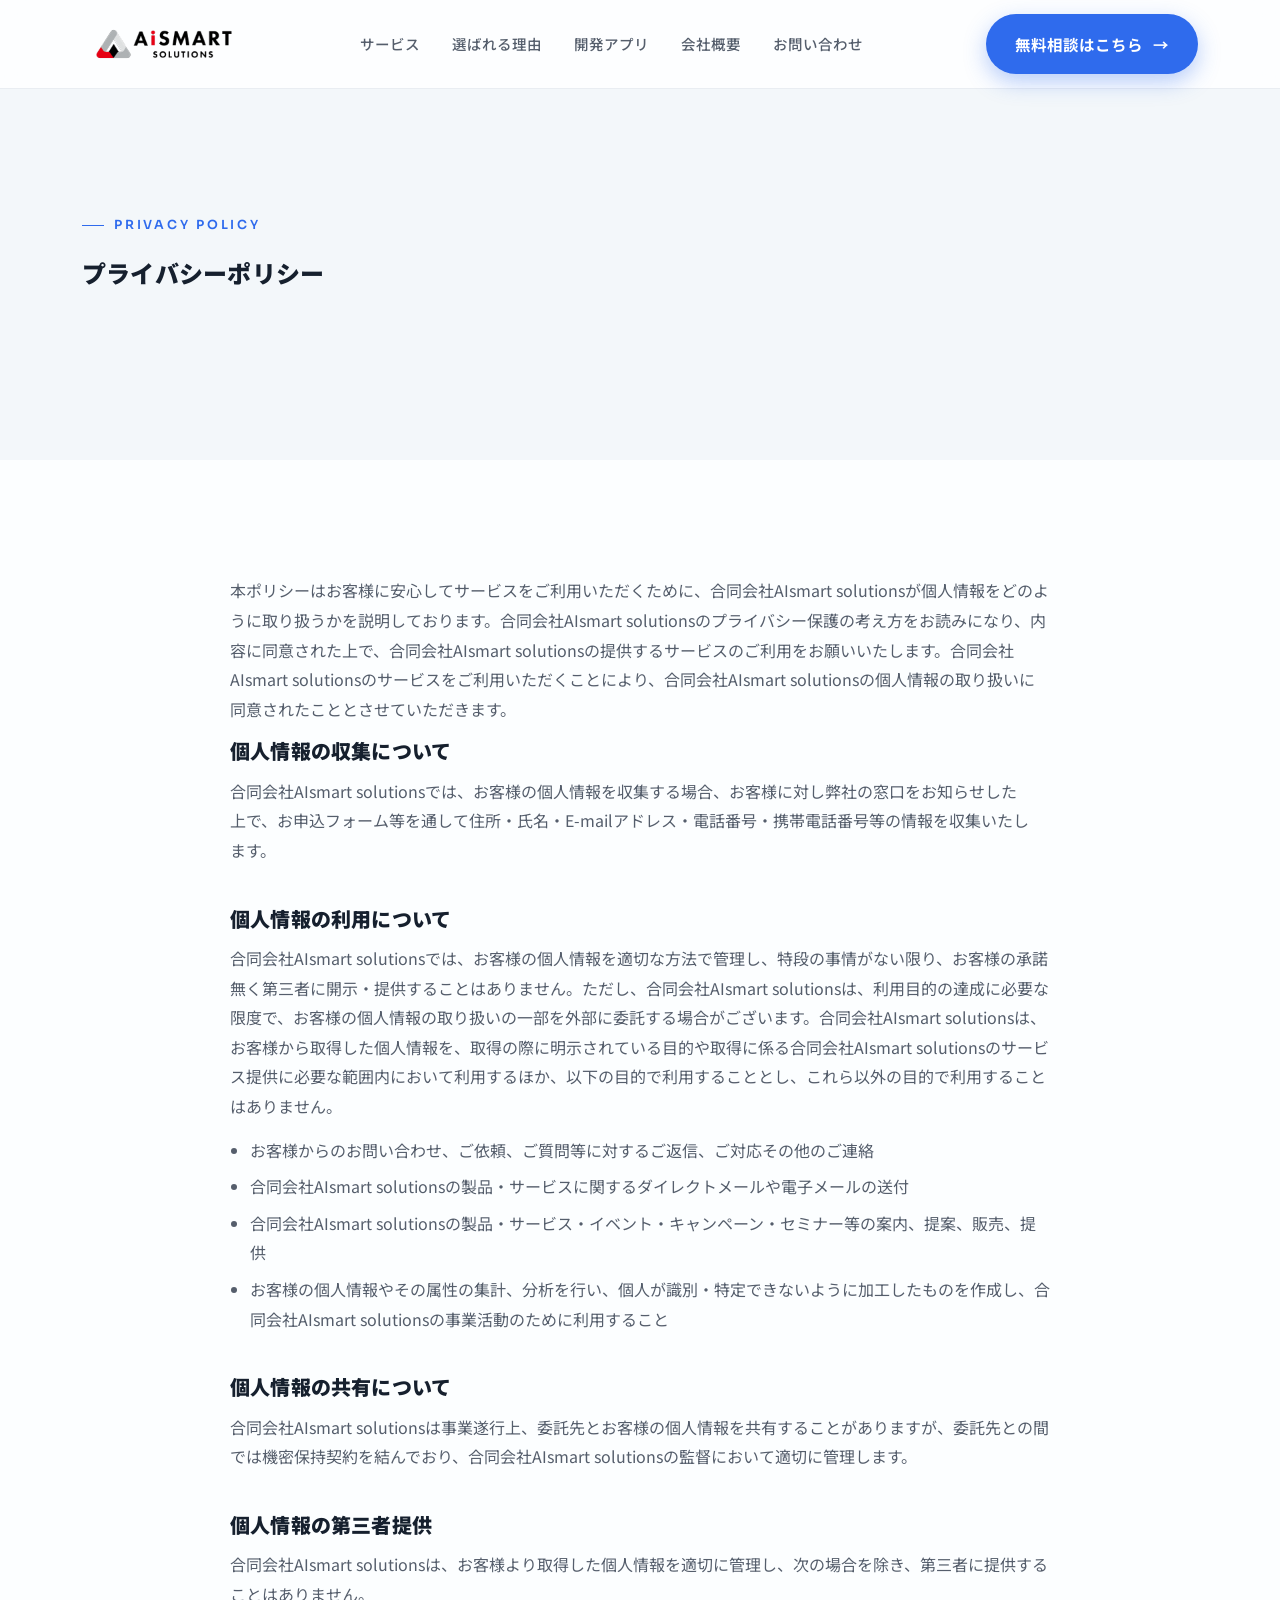
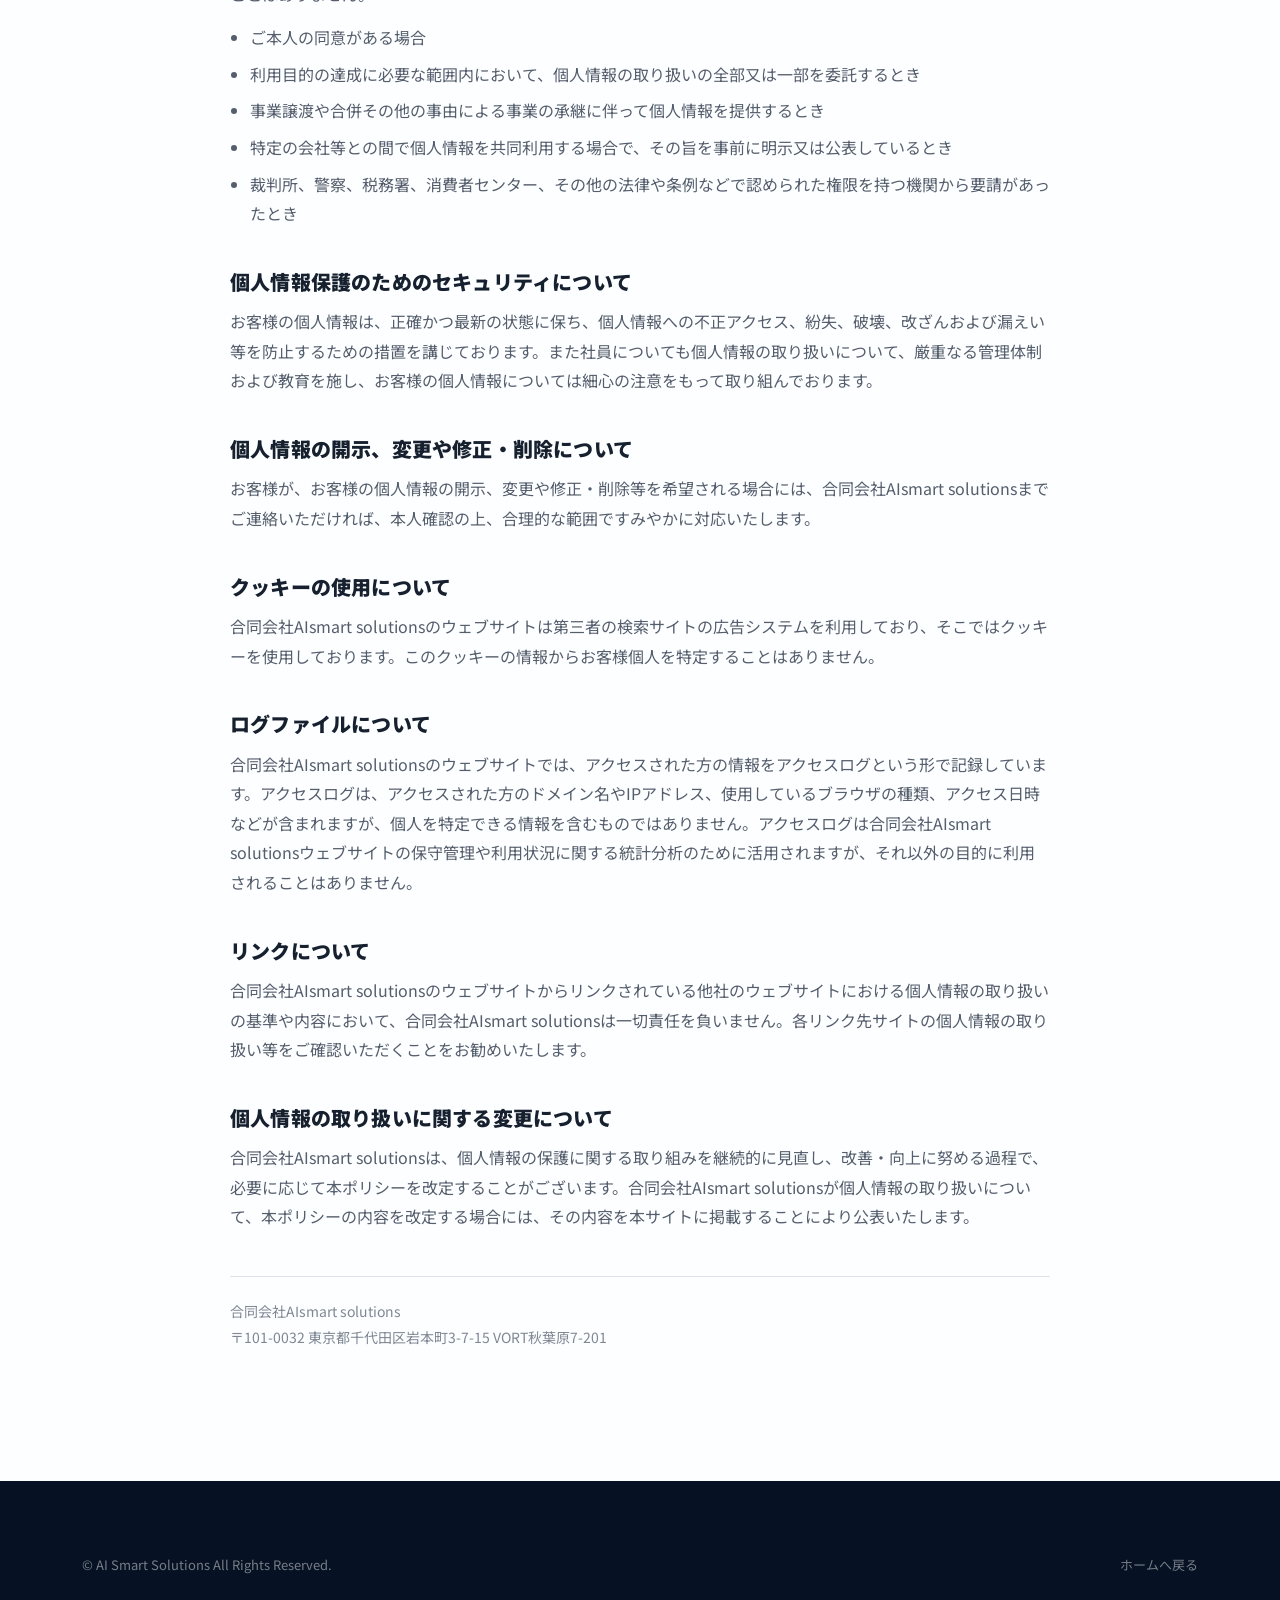
<file: privacy/index.html>
<!DOCTYPE html>
<html lang="ja">
<head>
<meta charset="UTF-8">
<meta name="viewport" content="width=device-width, initial-scale=1">
<title>プライバシーポリシー | AI Smart Solutions</title>
<meta name="description" content="合同会社AIsmart solutions のプライバシーポリシー。個人情報の収集・利用・管理についての考え方を掲載しています。">
<link rel="stylesheet" href="../styles.css">
<style>
  .legal { max-width: 820px; margin: 0 auto; }
  .legal h2 { font-size: 20px; margin: 40px 0 12px; }
  .legal h2:first-of-type { margin-top: 8px; }
  .legal p { color: var(--ink-soft); margin: 0 0 14px; }
  .legal ul { color: var(--ink-soft); margin: 4px 0 18px; padding-left: 1.25em; }
  .legal li { margin: 7px 0; }
  .legal .pp-addr { margin-top: 44px; padding-top: 22px; border-top: 1px solid var(--line); color: var(--ink-faint); font-size: 14px; }
</style>
</head>
<body>

<header class="site-header">
  <div class="wrap nav">
    <a class="brand" href="../index.html">
      <img class="brand-logo" src="../assets/logo.png" alt="AI Smart Solutions">
    </a>
    <nav class="nav-links">
      <a href="../index.html#service">サービス</a>
      <a href="../index.html#reason">選ばれる理由</a>
      <a href="../index.html#works">開発アプリ</a>
      <a href="../index.html#company">会社概要</a>
      <a href="../index.html#contact">お問い合わせ</a>
    </nav>
    <a class="btn btn-primary nav-cta" href="../index.html#contact">無料相談はこちら <span class="arr">→</span></a>
  </div>
</header>

<main>
  <section class="section section-soft">
    <div class="wrap">
      <div class="section-head">
        <div class="eyebrow">Privacy Policy</div>
        <h1>プライバシーポリシー</h1>
      </div>
    </div>
  </section>

  <section class="section">
    <div class="wrap">
      <div class="legal">
        <p>本ポリシーはお客様に安心してサービスをご利用いただくために、合同会社AIsmart solutionsが個人情報をどのように取り扱うかを説明しております。合同会社AIsmart solutionsのプライバシー保護の考え方をお読みになり、内容に同意された上で、合同会社AIsmart solutionsの提供するサービスのご利用をお願いいたします。合同会社AIsmart solutionsのサービスをご利用いただくことにより、合同会社AIsmart solutionsの個人情報の取り扱いに同意されたこととさせていただきます。</p>

        <h2>個人情報の収集について</h2>
        <p>合同会社AIsmart solutionsでは、お客様の個人情報を収集する場合、お客様に対し弊社の窓口をお知らせした上で、お申込フォーム等を通して住所・氏名・E-mailアドレス・電話番号・携帯電話番号等の情報を収集いたします。</p>

        <h2>個人情報の利用について</h2>
        <p>合同会社AIsmart solutionsでは、お客様の個人情報を適切な方法で管理し、特段の事情がない限り、お客様の承諾無く第三者に開示・提供することはありません。ただし、合同会社AIsmart solutionsは、利用目的の達成に必要な限度で、お客様の個人情報の取り扱いの一部を外部に委託する場合がございます。合同会社AIsmart solutionsは、お客様から取得した個人情報を、取得の際に明示されている目的や取得に係る合同会社AIsmart solutionsのサービス提供に必要な範囲内において利用するほか、以下の目的で利用することとし、これら以外の目的で利用することはありません。</p>
        <ul>
          <li>お客様からのお問い合わせ、ご依頼、ご質問等に対するご返信、ご対応その他のご連絡</li>
          <li>合同会社AIsmart solutionsの製品・サービスに関するダイレクトメールや電子メールの送付</li>
          <li>合同会社AIsmart solutionsの製品・サービス・イベント・キャンペーン・セミナー等の案内、提案、販売、提供</li>
          <li>お客様の個人情報やその属性の集計、分析を行い、個人が識別・特定できないように加工したものを作成し、合同会社AIsmart solutionsの事業活動のために利用すること</li>
        </ul>

        <h2>個人情報の共有について</h2>
        <p>合同会社AIsmart solutionsは事業遂行上、委託先とお客様の個人情報を共有することがありますが、委託先との間では機密保持契約を結んでおり、合同会社AIsmart solutionsの監督において適切に管理します。</p>

        <h2>個人情報の第三者提供</h2>
        <p>合同会社AIsmart solutionsは、お客様より取得した個人情報を適切に管理し、次の場合を除き、第三者に提供することはありません。</p>
        <ul>
          <li>ご本人の同意がある場合</li>
          <li>利用目的の達成に必要な範囲内において、個人情報の取り扱いの全部又は一部を委託するとき</li>
          <li>事業譲渡や合併その他の事由による事業の承継に伴って個人情報を提供するとき</li>
          <li>特定の会社等との間で個人情報を共同利用する場合で、その旨を事前に明示又は公表しているとき</li>
          <li>裁判所、警察、税務署、消費者センター、その他の法律や条例などで認められた権限を持つ機関から要請があったとき</li>
        </ul>

        <h2>個人情報保護のためのセキュリティについて</h2>
        <p>お客様の個人情報は、正確かつ最新の状態に保ち、個人情報への不正アクセス、紛失、破壊、改ざんおよび漏えい等を防止するための措置を講じております。また社員についても個人情報の取り扱いについて、厳重なる管理体制および教育を施し、お客様の個人情報については細心の注意をもって取り組んでおります。</p>

        <h2>個人情報の開示、変更や修正・削除について</h2>
        <p>お客様が、お客様の個人情報の開示、変更や修正・削除等を希望される場合には、合同会社AIsmart solutionsまでご連絡いただければ、本人確認の上、合理的な範囲ですみやかに対応いたします。</p>

        <h2>クッキーの使用について</h2>
        <p>合同会社AIsmart solutionsのウェブサイトは第三者の検索サイトの広告システムを利用しており、そこではクッキーを使用しております。このクッキーの情報からお客様個人を特定することはありません。</p>

        <h2>ログファイルについて</h2>
        <p>合同会社AIsmart solutionsのウェブサイトでは、アクセスされた方の情報をアクセスログという形で記録しています。アクセスログは、アクセスされた方のドメイン名やIPアドレス、使用しているブラウザの種類、アクセス日時などが含まれますが、個人を特定できる情報を含むものではありません。アクセスログは合同会社AIsmart solutionsウェブサイトの保守管理や利用状況に関する統計分析のために活用されますが、それ以外の目的に利用されることはありません。</p>

        <h2>リンクについて</h2>
        <p>合同会社AIsmart solutionsのウェブサイトからリンクされている他社のウェブサイトにおける個人情報の取り扱いの基準や内容において、合同会社AIsmart solutionsは一切責任を負いません。各リンク先サイトの個人情報の取り扱い等をご確認いただくことをお勧めいたします。</p>

        <h2>個人情報の取り扱いに関する変更について</h2>
        <p>合同会社AIsmart solutionsは、個人情報の保護に関する取り組みを継続的に見直し、改善・向上に努める過程で、必要に応じて本ポリシーを改定することがございます。合同会社AIsmart solutionsが個人情報の取り扱いについて、本ポリシーの内容を改定する場合には、その内容を本サイトに掲載することにより公表いたします。</p>

        <p class="pp-addr">合同会社AIsmart solutions<br>〒101-0032 東京都千代田区岩本町3-7-15 VORT秋葉原7-201</p>
      </div>
    </div>
  </section>
</main>

<footer class="site-footer">
  <div class="wrap">
    <div class="footer-bot" style="border:none;padding-top:0;">
      <span>© AI Smart Solutions All Rights Reserved.</span>
      <div class="links"><a href="../index.html">ホームへ戻る</a></div>
    </div>
  </div>
</footer>

</body>
</html>
</file>
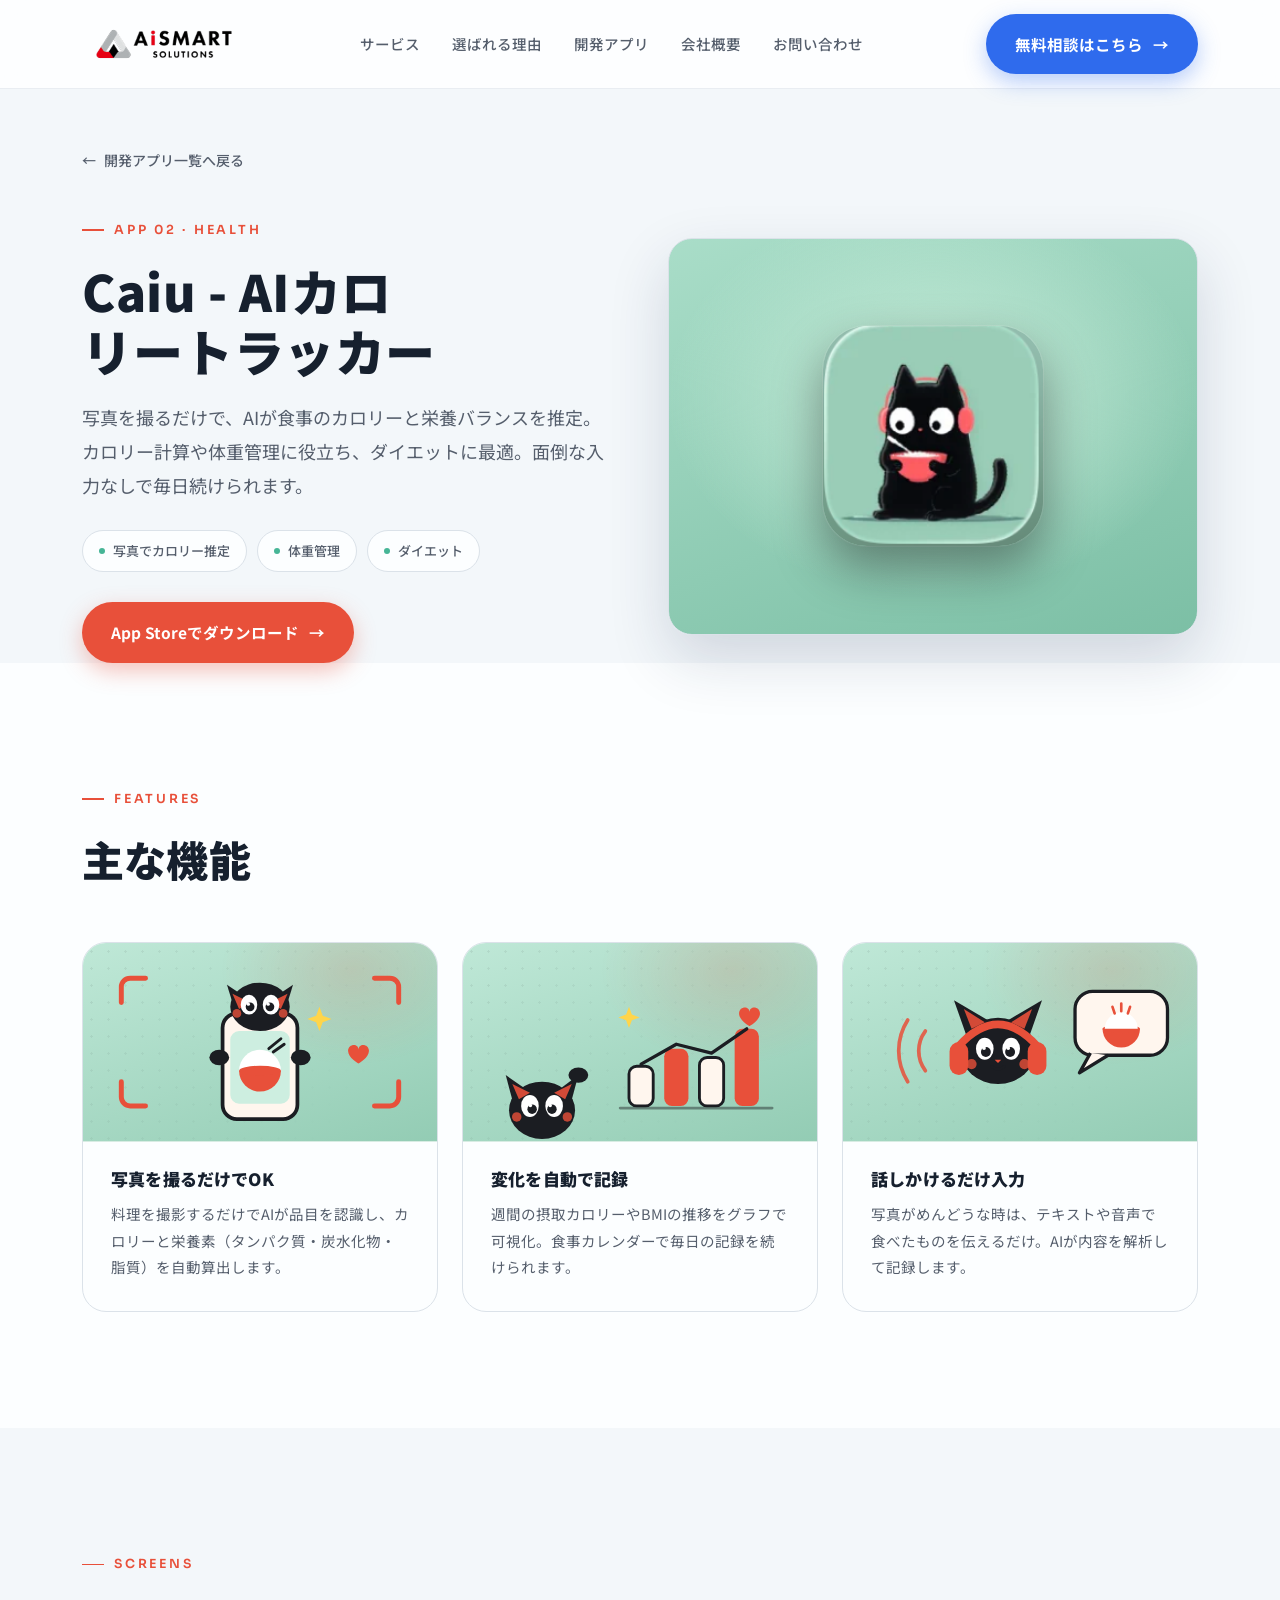
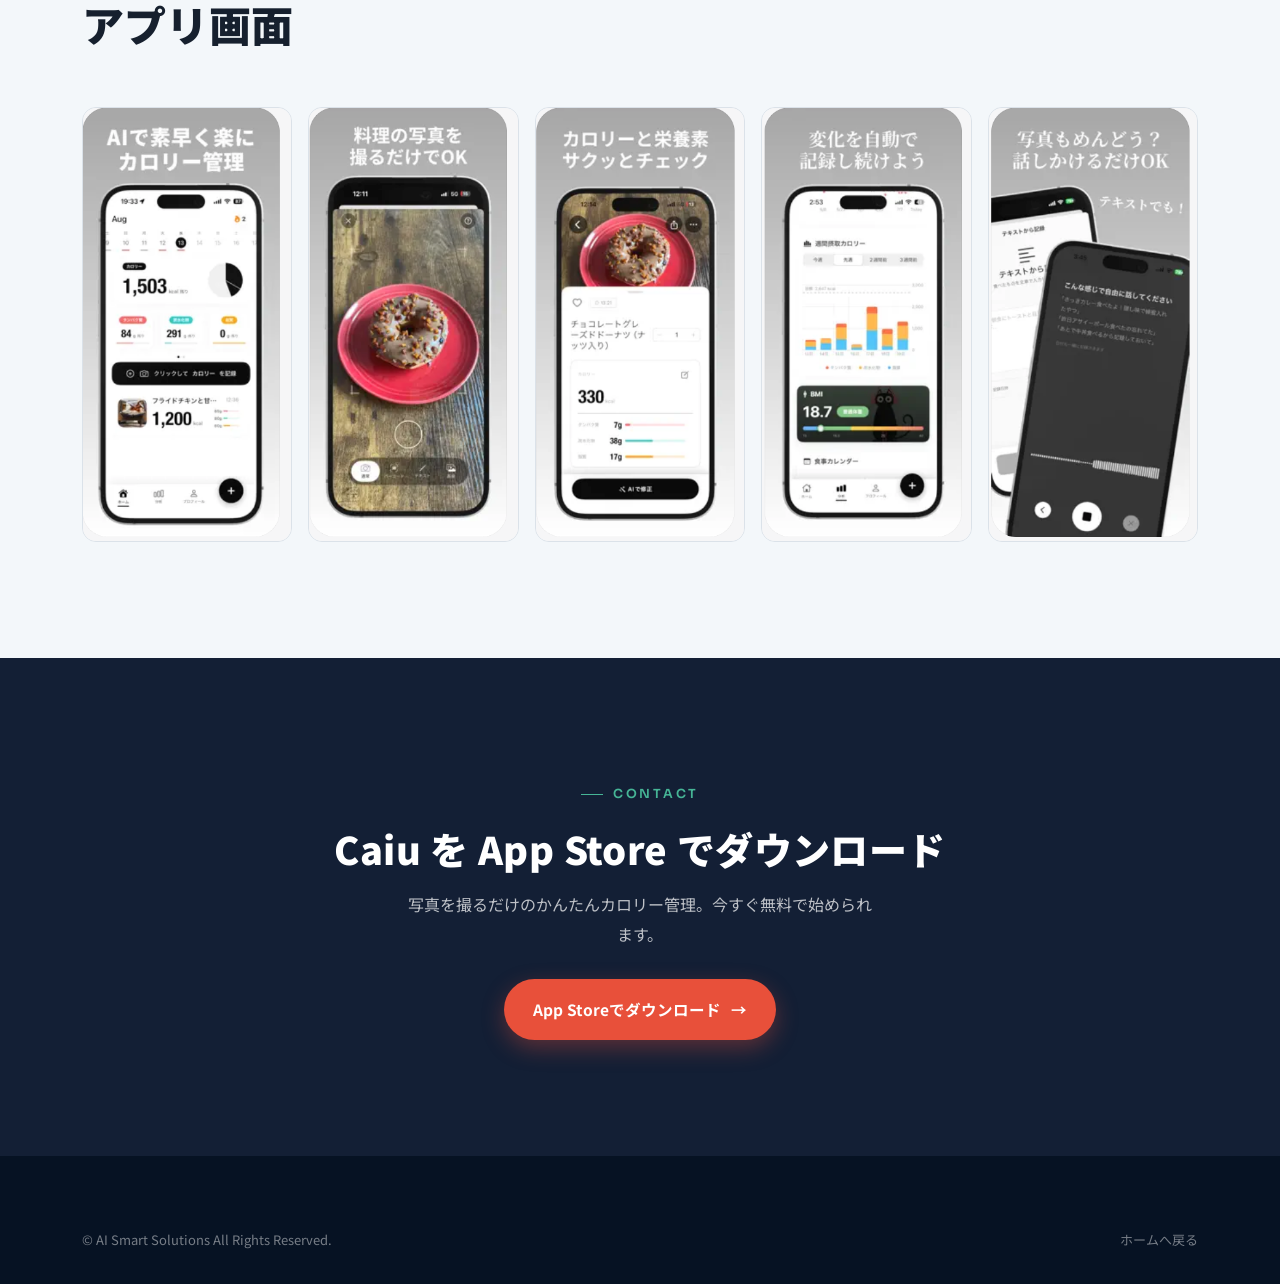
<file: apps/calorie.html>
<!DOCTYPE html>
<html lang="ja">
<head>
<meta charset="UTF-8">
<meta name="viewport" content="width=device-width, initial-scale=1">
<title>Caiu - AIカロリートラッカー | AI Smart Solutions</title>
<meta name="description" content="写真を撮るだけでAIが食事のカロリーを推定。カロリー計算や体重管理に役立ち、ダイエットに最適なアプリ「Caiu - AIカロリートラッカー」。">
<link rel="stylesheet" href="../styles.css">
<style>
  /* Caiu theme — match app icon palette (sage green / coral / black) */
  .theme-caiu { --accent:#e8503a; --accent-strong:#cf4230; --accent-soft:#fde6e1; --cyan:#46b596; }
  .theme-caiu .app-hero-visual.icon-hero {
    background:
      radial-gradient(ellipse 72% 72% at 50% 40%, #c6ecd9, transparent 70%),
      linear-gradient(160deg, #a9ddc8, #7cbfa5);
  }
  .theme-caiu .app-hero-visual::before { display: none; }
  .theme-caiu .app-feature-illus {
    background:
      radial-gradient(ellipse 64% 82% at 76% 14%, rgba(232,80,58,0.15), transparent 58%),
      linear-gradient(160deg, #bfe8d7, #93ccb4);
    border-bottom: 1px solid #d8ece3;
  }
  .theme-caiu .app-feature-illus::before {
    background-image: radial-gradient(rgba(27,29,34,0.12) 1.3px, transparent 1.3px);
  }
  .theme-caiu .app-feature:hover { box-shadow: 0 14px 34px rgba(120,160,140,0.28); }
</style>
</head>
<body>

<header class="site-header">
  <div class="wrap nav">
    <a class="brand" href="../index.html">
      <img class="brand-logo" src="../assets/logo.png" alt="AI Smart Solutions">
    </a>
    <nav class="nav-links">
      <a href="../index.html#service">サービス</a>
      <a href="../index.html#reason">選ばれる理由</a>
      <a href="../index.html#works">開発アプリ</a>
      <a href="../index.html#company">会社概要</a>
      <a href="../index.html#contact">お問い合わせ</a>
    </nav>
    <a class="btn btn-primary nav-cta" href="../index.html#contact">無料相談はこちら <span class="arr">→</span></a>
  </div>
</header>

<main class="theme-caiu">
  <section class="section app-hero section-soft">
    <div class="wrap">
      <a class="back-link" href="../index.html#works"><span class="arr">←</span> 開発アプリ一覧へ戻る</a>
      <div class="app-hero-grid">
        <div class="meta">
          <div class="eyebrow">App 02 · Health</div>
          <h1>Caiu - AIカロリートラッカー</h1>
          <p class="tagline">写真を撮るだけで、AIが食事のカロリーと栄養バランスを推定。カロリー計算や体重管理に役立ち、ダイエットに最適。面倒な入力なしで毎日続けられます。</p>
          <div class="pill-row">
            <span class="pill">写真でカロリー推定</span>
            <span class="pill">体重管理</span>
            <span class="pill">ダイエット</span>
          </div>
          <div class="hero-cta" style="margin-top:30px;">
            <a class="btn btn-primary" href="https://apps.apple.com/jp/app/calu-ai%E3%82%AB%E3%83%AD%E3%83%AA%E3%83%BC%E3%83%88%E3%83%A9%E3%83%83%E3%82%AB%E3%83%BC/id6742365108" target="_blank" rel="noopener">App Storeでダウンロード <span class="arr">→</span></a>
          </div>
        </div>
        <div class="app-hero-visual icon-hero">
          <img src="../assets/caiu-icon.png" alt="Caiu - AIカロリートラッカー アイコン">
        </div>
      </div>
    </div>
  </section>

  <section class="section">
    <div class="wrap">
      <div class="section-head">
        <div class="eyebrow">Features</div>
        <h2>主な機能</h2>
      </div>
      <div class="app-features">
        <div class="app-feature">
          <div class="app-feature-illus">
            <svg class="fi" viewBox="0 0 320 180" fill="none">
              <!-- viewfinder corners -->
              <g stroke="#e8503a" stroke-width="4.5" stroke-linecap="round" fill="none">
                <path d="M34 54V40a8 8 0 0 1 8-8h14"/>
                <path d="M286 54V40a8 8 0 0 0-8-8h-14"/>
                <path d="M34 126v14a8 8 0 0 0 8 8h14"/>
                <path d="M286 126v14a8 8 0 0 1-8 8h-14"/>
              </g>
              <!-- phone -->
              <rect x="126" y="64" width="68" height="96" rx="13" fill="#fff6ee" stroke="#1b1d22" stroke-width="3.4"/>
              <rect x="133" y="80" width="54" height="66" rx="8" fill="#cdeee0"/>
              <!-- bowl on screen -->
              <path d="M141 116a19 19 0 0 0 38 0Z" fill="#e8503a"/>
              <path d="M141 116a19 19 0 0 1 38 0" fill="#fff"/>
              <ellipse cx="160" cy="116" rx="19" ry="4.5" fill="#e8503a"/>
              <path d="M168 96l11-9M172 99l10-7" stroke="#1b1d22" stroke-width="2.6" stroke-linecap="round"/>
              <!-- cat head peeking -->
              <path d="M138 64 L130 38 L154 54 Z" fill="#1b1d22"/>
              <path d="M182 64 L190 38 L166 54 Z" fill="#1b1d22"/>
              <ellipse cx="160" cy="58" rx="27" ry="22" fill="#1b1d22"/>
              <path d="M141 60 L135 46 L151 54 Z" fill="#e8503a" opacity="0.9"/>
              <path d="M179 60 L185 46 L169 54 Z" fill="#e8503a" opacity="0.9"/>
              <ellipse cx="150" cy="56" rx="7.5" ry="9" fill="#fff"/>
              <ellipse cx="170" cy="56" rx="7.5" ry="9" fill="#fff"/>
              <circle cx="151" cy="58" r="4" fill="#1b1d22"/>
              <circle cx="169" cy="58" r="4" fill="#1b1d22"/>
              <circle cx="149.4" cy="55.6" r="1.5" fill="#fff"/>
              <circle cx="167.4" cy="55.6" r="1.5" fill="#fff"/>
              <circle cx="139" cy="64" r="4" fill="#e8503a" opacity="0.8"/>
              <circle cx="181" cy="64" r="4" fill="#e8503a" opacity="0.8"/>
              <!-- paws -->
              <ellipse cx="123" cy="104" rx="9" ry="7" fill="#1b1d22"/>
              <ellipse cx="197" cy="104" rx="9" ry="7" fill="#1b1d22"/>
              <!-- flash + kcal heart -->
              <path d="M214 58l3 8 8 3-8 3-3 8-3-8-8-3 8-3 3-8Z" fill="#ffd54a"/>
              <path d="M240 98c0-6.5 9.5-7.5 9.5-1 0-6.5 9.5-5.5 9.5 1 0 6.5-9.5 11.5-9.5 11.5S240 104.5 240 98Z" fill="#e8503a"/>
            </svg>
          </div>
          <div class="app-feature-text">
            <h3>写真を撮るだけでOK</h3>
            <p>料理を撮影するだけでAIが品目を認識し、カロリーと栄養素（タンパク質・炭水化物・脂質）を自動算出します。</p>
          </div>
        </div>
        <div class="app-feature">
          <div class="app-feature-illus">
            <svg class="fi" viewBox="0 0 320 180" fill="none">
              <!-- bars -->
              <rect x="150" y="112" width="22" height="36" rx="7" fill="#fff6ee" stroke="#1b1d22" stroke-width="2.6"/>
              <rect x="182" y="96" width="22" height="52" rx="7" fill="#e8503a"/>
              <rect x="214" y="104" width="22" height="44" rx="7" fill="#fff6ee" stroke="#1b1d22" stroke-width="2.6"/>
              <rect x="246" y="78" width="22" height="70" rx="7" fill="#e8503a"/>
              <path d="M142 150h138" stroke="#1b1d22" stroke-width="2.6" stroke-linecap="round" opacity="0.45"/>
              <!-- trend line -->
              <path d="M161 110l32-18 32 8 32-22" stroke="#1b1d22" stroke-width="3" stroke-linecap="round" stroke-linejoin="round" fill="none"/>
              <!-- heart at end -->
              <path d="M250 64c0-6.5 9.5-7.5 9.5-1 0-6.5 9.5-5.5 9.5 1 0 6.5-9.5 11.5-9.5 11.5S250 70.5 250 64Z" fill="#e8503a"/>
              <!-- cat peeking bottom-left -->
              <path d="M46 150 L38 120 L64 138 Z" fill="#1b1d22"/>
              <path d="M96 150 L104 120 L80 138 Z" fill="#1b1d22"/>
              <ellipse cx="71" cy="152" rx="30" ry="26" fill="#1b1d22"/>
              <path d="M50 142 L44 128 L60 136 Z" fill="#e8503a" opacity="0.9"/>
              <path d="M92 142 L98 128 L82 136 Z" fill="#e8503a" opacity="0.9"/>
              <ellipse cx="60" cy="148" rx="8" ry="10" fill="#fff"/>
              <ellipse cx="82" cy="148" rx="8" ry="10" fill="#fff"/>
              <circle cx="62" cy="151" r="4.3" fill="#1b1d22"/>
              <circle cx="80" cy="151" r="4.3" fill="#1b1d22"/>
              <circle cx="60.4" cy="147.6" r="1.6" fill="#fff"/>
              <circle cx="78.4" cy="147.6" r="1.6" fill="#fff"/>
              <circle cx="48" cy="158" r="4.3" fill="#e8503a" opacity="0.8"/>
              <circle cx="94" cy="158" r="4.3" fill="#e8503a" opacity="0.8"/>
              <ellipse cx="104" cy="120" rx="9" ry="7" fill="#1b1d22"/>
              <!-- sparkle -->
              <path d="M150 58l2.6 7 7 2.6-7 2.6-2.6 7-2.6-7-7-2.6 7-2.6 2.6-7Z" fill="#ffd54a"/>
            </svg>
          </div>
          <div class="app-feature-text">
            <h3>変化を自動で記録</h3>
            <p>週間の摂取カロリーやBMIの推移をグラフで可視化。食事カレンダーで毎日の記録を続けられます。</p>
          </div>
        </div>
        <div class="app-feature">
          <div class="app-feature-illus">
            <svg class="fi" viewBox="0 0 320 180" fill="none">
              <!-- sound waves left -->
              <g stroke="#e8503a" stroke-width="3.4" stroke-linecap="round" fill="none" opacity="0.85">
                <path d="M74 80a30 30 0 0 0 0 36"/>
                <path d="M58 70a52 52 0 0 0 0 56"/>
              </g>
              <!-- cat head -->
              <path d="M112 86 L100 52 L134 72 Z" fill="#1b1d22"/>
              <path d="M168 86 L180 52 L146 72 Z" fill="#1b1d22"/>
              <ellipse cx="140" cy="98" rx="34" ry="30" fill="#1b1d22"/>
              <path d="M116 78 L109 60 L128 72 Z" fill="#e8503a" opacity="0.9"/>
              <path d="M164 78 L171 60 L152 72 Z" fill="#e8503a" opacity="0.9"/>
              <!-- headphones -->
              <path d="M104 94 Q140 54 176 94" stroke="#e8503a" stroke-width="7" fill="none" stroke-linecap="round"/>
              <rect x="96" y="90" width="17" height="30" rx="8.5" fill="#e8503a"/>
              <rect x="167" y="90" width="17" height="30" rx="8.5" fill="#e8503a"/>
              <!-- eyes -->
              <ellipse cx="128" cy="96" rx="8" ry="10" fill="#fff"/>
              <ellipse cx="152" cy="96" rx="8" ry="10" fill="#fff"/>
              <circle cx="129" cy="99" r="4.5" fill="#1b1d22"/>
              <circle cx="151" cy="99" r="4.5" fill="#1b1d22"/>
              <circle cx="127.3" cy="95.4" r="1.7" fill="#fff"/>
              <circle cx="149.3" cy="95.4" r="1.7" fill="#fff"/>
              <circle cx="116" cy="110" r="4.6" fill="#e8503a" opacity="0.8"/>
              <circle cx="164" cy="110" r="4.6" fill="#e8503a" opacity="0.8"/>
              <path d="M137 106h6l-3 3Z" fill="#e8503a"/>
              <path d="M134 112q6 5 12 0" stroke="#1b1d22" stroke-width="2.2" fill="none" stroke-linecap="round"/>
              <!-- speech bubble -->
              <rect x="210" y="44" width="84" height="58" rx="16" fill="#fff6ee" stroke="#1b1d22" stroke-width="3"/>
              <path d="M224 100 L214 118 L240 102 Z" fill="#fff6ee"/>
              <path d="M224 100 L214 118 L240 102" stroke="#1b1d22" stroke-width="3" stroke-linejoin="round" fill="none"/>
              <!-- bowl in bubble -->
              <path d="M235 78a17 17 0 0 0 34 0Z" fill="#e8503a"/>
              <ellipse cx="252" cy="78" rx="17" ry="4" fill="#e8503a"/>
              <path d="M237 78a15 15 0 0 1 30 0" fill="#fff"/>
              <path d="M252 62v-7M246 64l-2-6M258 64l2-6" stroke="#e8503a" stroke-width="2.4" stroke-linecap="round"/>
            </svg>
          </div>
          <div class="app-feature-text">
            <h3>話しかけるだけ入力</h3>
            <p>写真がめんどうな時は、テキストや音声で食べたものを伝えるだけ。AIが内容を解析して記録します。</p>
          </div>
        </div>
      </div>
    </div>
  </section>

  <section class="section section-soft">
    <div class="wrap">
      <div class="section-head">
        <div class="eyebrow">Screens</div>
        <h2>アプリ画面</h2>
      </div>
      <div class="app-gallery five">
        <div class="app-shot light"><img src="../assets/caiu-shot1.png" alt="ホーム画面 — AIで素早く楽にカロリー管理"></div>
        <div class="app-shot light"><img src="../assets/caiu-shot2.png" alt="撮影画面 — 料理の写真を撮るだけでOK"></div>
        <div class="app-shot light"><img src="../assets/caiu-shot3.png" alt="解析画面 — カロリーと栄養素をサクッとチェック"></div>
        <div class="app-shot light"><img src="../assets/caiu-shot4.png" alt="記録画面 — 変化を自動で記録し続けよう"></div>
        <div class="app-shot light"><img src="../assets/caiu-shot5.png" alt="音声入力 — 写真もめんどう？話しかけるだけOK"></div>
      </div>
    </div>
  </section>

  <section class="section contact">
    <div class="wrap" style="text-align:center;">
      <div class="eyebrow" style="justify-content:center;">Contact</div>
      <h2 style="color:#fff;font-size:clamp(26px,3.2vw,38px);margin:18px 0 16px;">Caiu を App Store でダウンロード</h2>
      <p class="lead" style="margin:0 auto 30px;">写真を撮るだけのかんたんカロリー管理。今すぐ無料で始められます。</p>
      <a class="btn btn-primary" href="https://apps.apple.com/jp/app/calu-ai%E3%82%AB%E3%83%AD%E3%83%AA%E3%83%BC%E3%83%88%E3%83%A9%E3%83%83%E3%82%AB%E3%83%BC/id6742365108" target="_blank" rel="noopener">App Storeでダウンロード <span class="arr">→</span></a>
    </div>
  </section>
</main>

<footer class="site-footer">
  <div class="wrap">
    <div class="footer-bot" style="border:none;padding-top:0;">
      <span>© AI Smart Solutions All Rights Reserved.</span>
      <div class="links"><a href="../index.html">ホームへ戻る</a></div>
    </div>
  </div>
</footer>

<script src="../image-slot.js"></script>
</body>
</html>
</file>
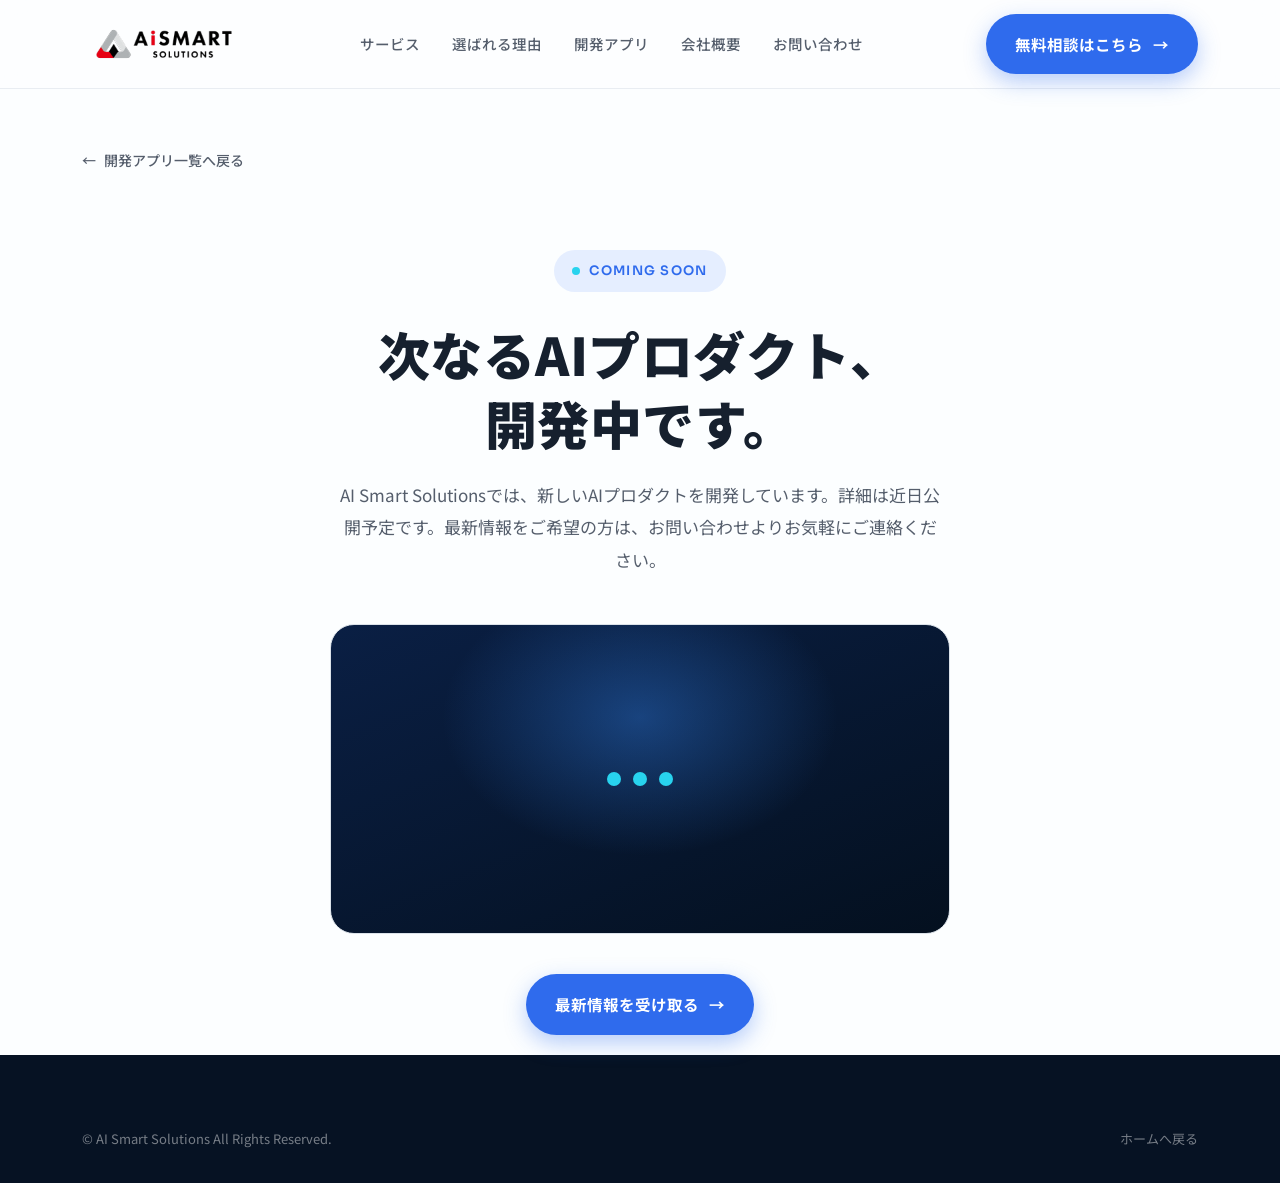
<file: apps/in-development.html>
<!DOCTYPE html>
<html lang="ja">
<head>
<meta charset="UTF-8">
<meta name="viewport" content="width=device-width, initial-scale=1">
<title>開発中の新アプリ | AI Smart Solutions</title>
<meta name="description" content="AI Smart Solutionsが開発中の次なるAIプロダクト。近日公開予定です。">
<link rel="stylesheet" href="../styles.css">
</head>
<body>

<header class="site-header">
  <div class="wrap nav">
    <a class="brand" href="../index.html">
      <img class="brand-logo" src="../assets/logo.png" alt="AI Smart Solutions">
    </a>
    <nav class="nav-links">
      <a href="../index.html#service">サービス</a>
      <a href="../index.html#reason">選ばれる理由</a>
      <a href="../index.html#works">開発アプリ</a>
      <a href="../index.html#company">会社概要</a>
      <a href="../index.html#contact">お問い合わせ</a>
    </nav>
    <a class="btn btn-primary nav-cta" href="../index.html#contact">無料相談はこちら <span class="arr">→</span></a>
  </div>
</header>

<main>
  <section class="section app-hero">
    <div class="wrap">
      <a class="back-link" href="../index.html#works"><span class="arr">←</span> 開発アプリ一覧へ戻る</a>
      <div class="soon-wrap">
        <span class="soon-badge">COMING SOON</span>
        <h1>次なるAIプロダクト、<br>開発中です。</h1>
        <p>AI Smart Solutionsでは、新しいAIプロダクトを開発しています。詳細は近日公開予定です。最新情報をご希望の方は、お問い合わせよりお気軽にご連絡ください。</p>
        <div class="soon-visual">
          <div class="dots"><span></span><span></span><span></span></div>
        </div>
        <div style="margin-top:40px;">
          <a class="btn btn-primary" href="../index.html#contact">最新情報を受け取る <span class="arr">→</span></a>
        </div>
      </div>
    </div>
  </section>
</main>

<footer class="site-footer">
  <div class="wrap">
    <div class="footer-bot" style="border:none;padding-top:0;">
      <span>© AI Smart Solutions All Rights Reserved.</span>
      <div class="links"><a href="../index.html">ホームへ戻る</a></div>
    </div>
  </div>
</footer>

</body>
</html>
</file>
<file: styles.css>
/* ============================================================
   AI Smart Solutions — Corporate Site
   Design system + components
   ============================================================ */

@import url('https://fonts.googleapis.com/css2?family=Zen+Kaku+Gothic+New:wght@400;500;700;900&family=Zen+Maru+Gothic:wght@500;700;900&family=Shippori+Mincho:wght@600;700;800&family=Noto+Sans+JP:wght@400;500;700;900&family=Sora:wght@400;500;600;700&display=swap');

:root {
  /* type */
  --font-head: 'Noto Sans JP', sans-serif;
  --font-body: 'Noto Sans JP', sans-serif;
  --font-latin: 'Sora', sans-serif;

  /* ink + surfaces (cool neutral whites) */
  --ink:       oklch(0.24 0.03 258);
  --ink-soft:  oklch(0.48 0.025 258);
  --ink-faint: oklch(0.62 0.02 258);
  --bg:        oklch(0.995 0.003 250);
  --bg-soft:   oklch(0.974 0.006 250);
  --bg-tint:   oklch(0.955 0.012 250);
  --line:      oklch(0.91 0.012 250);
  --line-soft: oklch(0.945 0.008 250);

  /* navy / dark surface — graphite charcoal (matches logo mark) */
  --navy:      oklch(0.24 0.045 262);
  --navy-2:    oklch(0.30 0.05 262);

  /* brand accents — cool digital blue/cyan to match the hero AI hub */
  --accent:        #2f6bed;   /* digital blue */
  --accent-strong: color-mix(in oklab, var(--accent), black 22%);
  --accent-soft:   color-mix(in oklab, var(--accent), white 88%);
  --cyan:          #28d3ee;   /* electric cyan secondary */

  --radius: 14px;
  --radius-sm: 10px;
  --radius-lg: 24px;
  --shadow-sm: 0 1px 2px oklch(0.4 0.05 258 / 0.06), 0 2px 8px oklch(0.4 0.05 258 / 0.05);
  --shadow-md: 0 8px 24px oklch(0.35 0.06 258 / 0.10), 0 2px 8px oklch(0.35 0.06 258 / 0.06);
  --shadow-lg: 0 24px 60px oklch(0.3 0.07 258 / 0.16);
  --maxw: 1180px;
}

* { box-sizing: border-box; }

html { scroll-behavior: smooth; }

body {
  margin: 0;
  font-family: var(--font-body);
  color: var(--ink);
  background: var(--bg);
  font-size: 16px;
  line-height: 1.85;
  -webkit-font-smoothing: antialiased;
  text-rendering: optimizeLegibility;
}

h1, h2, h3, h4 {
  font-family: var(--font-head);
  font-weight: 900;
  line-height: 1.32;
  letter-spacing: 0.01em;
  margin: 0;
  text-wrap: balance;
}

p { margin: 0; text-wrap: pretty; }
a { color: inherit; text-decoration: none; }

.wrap { max-width: var(--maxw); margin: 0 auto; padding: 0 32px; }

/* ---- shared eyebrow / latin label ---- */
.eyebrow {
  font-family: var(--font-latin);
  font-size: 12.5px;
  font-weight: 600;
  letter-spacing: 0.22em;
  text-transform: uppercase;
  color: var(--accent);
  display: inline-flex;
  align-items: center;
  gap: 10px;
}
.eyebrow::before {
  content: "";
  width: 22px; height: 1.5px;
  background: var(--accent);
  display: inline-block;
}

.section { padding: 116px 0; }
.section-soft { background: var(--bg-soft); }
.section.has-bg { position: relative; }
.section.has-bg > .wrap { position: relative; z-index: 1; }
.prob-bg {
  position: absolute; inset: 0; z-index: 0; overflow: hidden;
  background-image: url('assets/problem-bg.png');
  background-size: cover; background-position: center;
}
.prob-bg::after {
  content:""; position:absolute; inset:0;
  background: linear-gradient(180deg, rgba(255,255,255,0.5) 0%, rgba(255,255,255,0.15) 22%, rgba(255,255,255,0.15) 78%, rgba(255,255,255,0.55) 100%);
}

.section-head { max-width: 720px; margin-bottom: 56px; }
.section-head .eyebrow { margin-bottom: 20px; }
.section-head h2 {
  font-size: clamp(28px, 3.6vw, 42px);
  letter-spacing: 0.005em;
}
.section-head .lead {
  margin-top: 20px;
  color: var(--ink-soft);
  font-size: 17px;
}

/* ---- buttons ---- */
.btn {
  display: inline-flex; align-items: center; gap: 10px;
  font-family: var(--font-body);
  font-weight: 700;
  font-size: 15.5px;
  padding: 15px 28px;
  border-radius: 100px;
  border: 1.5px solid transparent;
  cursor: pointer;
  transition: transform .18s ease, box-shadow .25s ease, background .2s ease, color .2s ease, border-color .2s ease;
  white-space: nowrap;
}
.btn .arr { transition: transform .2s ease; }
.btn:hover .arr { transform: translateX(4px); }

.btn-primary {
  background: var(--accent);
  color: #fff;
  box-shadow: 0 8px 22px color-mix(in oklab, var(--accent), transparent 66%);
}
.btn-primary:hover { background: var(--accent-strong); transform: translateY(-2px); box-shadow: 0 14px 30px color-mix(in oklab, var(--accent), transparent 58%); }

.btn-ghost {
  background: transparent;
  color: var(--ink);
  border-color: var(--line);
}
.btn-ghost:hover { border-color: var(--accent); color: var(--accent); transform: translateY(-2px); }

.btn-light {
  background: rgba(255,255,255,0.1);
  color: #fff;
  border-color: rgba(255,255,255,0.28);
}
.btn-light:hover { background: rgba(255,255,255,0.18); transform: translateY(-2px); }

/* ============================================================
   HEADER
   ============================================================ */
.site-header {
  position: sticky; top: 0; z-index: 50;
  background: oklch(0.995 0.003 250 / 0.82);
  backdrop-filter: saturate(160%) blur(16px);
  border-bottom: 1px solid var(--line-soft);
}
.nav {
  display: flex; align-items: center; justify-content: space-between;
  height: 88px;
}
.brand { display: flex; align-items: center; gap: 12px; }
.brand-logo { height: 48px; width: auto; display: block; }
.footer-logo-chip { display: inline-flex; background: #fff; padding: 10px 14px; border-radius: 12px; }
.footer-logo-chip img { height: 42px; width: auto; display: block; }
.brand-mark {
  width: 38px; height: 38px; border-radius: 10px;
  background: linear-gradient(135deg, var(--accent), var(--accent-strong));
  display: grid; place-items: center;
  color: #fff; font-family: var(--font-latin); font-weight: 700; font-size: 17px;
  box-shadow: var(--shadow-sm);
  position: relative; overflow: hidden;
}
.brand-mark::after {
  content:""; position:absolute; inset:0;
  background: radial-gradient(circle at 70% 20%, var(--cyan), transparent 55%);
  opacity: 0.6;
}
.brand-name { display: flex; flex-direction: column; line-height: 1.1; }
.brand-name b { font-family: var(--font-head); font-size: 17px; font-weight: 700; letter-spacing: 0.01em; white-space: nowrap; }
.brand-name span { font-family: var(--font-latin); font-size: 10px; letter-spacing: 0.16em; color: var(--ink-faint); text-transform: uppercase; white-space: nowrap; }

.nav-links { display: flex; align-items: center; gap: 4px; }
.nav-links a {
  font-size: 14.5px; font-weight: 500; color: var(--ink-soft);
  padding: 10px 14px; border-radius: 8px; white-space: nowrap;
  transition: color .2s, background .2s;
}
.nav-links a:hover { color: var(--accent); background: var(--accent-soft); }
.nav-cta { margin-left: 14px; }
.nav-toggle { display: none; }

/* ============================================================
   HERO  (4 variants via [data-hero])
   ============================================================ */
.hero { position: relative; overflow: hidden; }
.hero .wrap { position: relative; z-index: 2; }

.hero-title {
  font-size: clamp(30px, 5vw, 60px);
  font-weight: 900;
  line-height: 1.28;
  letter-spacing: 0.005em;
}
.hero-title .hl {
  background: linear-gradient(120deg, var(--accent), var(--cyan));
  -webkit-background-clip: text; background-clip: text; color: transparent;
}
.hero-sub {
  margin-top: 26px;
  font-size: 18px;
  color: var(--ink-soft);
  max-width: 540px;
  line-height: 1.9;
}
.hero-cta { margin-top: 38px; display: flex; gap: 14px; flex-wrap: wrap; }

/* hide all variants, show the active one */
.hero-variant { display: none; }
.hero[data-hero="a"] .hero-a,
.hero[data-hero="b"] .hero-b,
.hero[data-hero="c"] .hero-c,
.hero[data-hero="d"] .hero-d,
.hero[data-hero="e"] .hero-e,
.hero[data-hero="f"] .hero-f,
.hero[data-hero="g"] .hero-g { display: block; }
.hero[data-hero="f"] .hero-f,
.hero[data-hero="g"] .hero-g { display: grid; }
.hero[data-hero="logo"] .hero-logo { display: flex; }

/* decorative grid + glow background (shared) */
.hero-bg {
  position: absolute; inset: 0; z-index: 1; pointer-events: none;
  background-image:
    linear-gradient(var(--line-soft) 1px, transparent 1px),
    linear-gradient(90deg, var(--line-soft) 1px, transparent 1px);
  background-size: 56px 56px;
  -webkit-mask-image: radial-gradient(ellipse 80% 70% at 70% 25%, #000 30%, transparent 75%);
          mask-image: radial-gradient(ellipse 80% 70% at 70% 25%, #000 30%, transparent 75%);
  opacity: 0.7;
}
.hero-glow {
  position: absolute; z-index: 0; border-radius: 50%;
  filter: blur(70px); pointer-events: none;
}

/* --- Variant A: centered, generous whitespace --- */
.hero-a { text-align: center; padding: 150px 0 140px; }
.hero-a .hero-sub { margin-left: auto; margin-right: auto; }
.hero-a .hero-cta { justify-content: center; }
.hero-a .hero-title { max-width: 920px; margin: 0 auto; }
.hero-a .pill-row { justify-content: center; }

/* --- Variant B: split, abstract AI visual --- */
.hero-split { display: grid; grid-template-columns: 1.05fr 0.95fr; gap: 56px; align-items: center; padding: 120px 0; }
.hero-b .hero-title { font-size: clamp(28px, 4vw, 50px); }

.ai-orb {
  position: relative; aspect-ratio: 1; border-radius: 28px;
  background: linear-gradient(160deg, var(--navy), oklch(0.18 0.05 262));
  overflow: hidden; box-shadow: var(--shadow-lg);
  display: grid; place-items: center;
}
.ai-orb .ring {
  position: absolute; border: 1px solid rgba(255,255,255,0.12); border-radius: 50%;
  animation: spin 24s linear infinite;
}
.ai-orb .ring.r1 { inset: 12%; }
.ai-orb .ring.r2 { inset: 24%; border-color: oklch(0.74 0.12 218 / 0.35); animation-duration: 16s; animation-direction: reverse; }
.ai-orb .ring.r3 { inset: 36%; border-color: oklch(0.58 0.16 256 / 0.45); animation-duration: 11s; }
.ai-orb .core {
  width: 38%; height: 38%; border-radius: 50%;
  background: radial-gradient(circle at 35% 30%, var(--cyan), var(--accent) 55%, var(--accent-strong));
  box-shadow: 0 0 60px oklch(0.74 0.12 218 / 0.55);
  animation: pulse 4s ease-in-out infinite;
}
.ai-orb .node { position: absolute; width: 9px; height: 9px; border-radius: 50%; background: var(--cyan); box-shadow: 0 0 12px var(--cyan); }
.ai-orb .node.n1 { top: 16%; left: 50%; }
.ai-orb .node.n2 { top: 50%; right: 14%; }
.ai-orb .node.n3 { bottom: 18%; left: 30%; }
.ai-orb .glow-b { position: absolute; width: 60%; height: 60%; background: var(--accent); filter: blur(80px); opacity: 0.4; border-radius: 50%; }

@keyframes spin { to { transform: rotate(360deg); } }
@keyframes pulse { 0%,100% { transform: scale(1); opacity: 0.92; } 50% { transform: scale(1.08); opacity: 1; } }
@media (prefers-reduced-motion: reduce) { .ai-orb .ring, .ai-orb .core { animation: none; } }

/* --- Variant C: product mock --- */
.hero-c .hero-split { grid-template-columns: 1fr 1.1fr; }
.mock-window {
  border-radius: 16px; overflow: hidden; background: #fff;
  box-shadow: var(--shadow-lg); border: 1px solid var(--line);
}
.mock-bar { display: flex; align-items: center; gap: 7px; padding: 13px 16px; background: var(--bg-soft); border-bottom: 1px solid var(--line); }
.mock-bar i { width: 11px; height: 11px; border-radius: 50%; background: var(--line); }
.mock-bar i:nth-child(1){ background: oklch(0.7 0.15 25);} .mock-bar i:nth-child(2){ background: oklch(0.82 0.14 85);} .mock-bar i:nth-child(3){ background: oklch(0.72 0.13 150);}
.mock-bar .url { margin-left: 10px; font-family: var(--font-latin); font-size: 11px; color: var(--ink-faint); }
.mock-body { padding: 22px; display: grid; gap: 16px; }
.mock-kpis { display: grid; grid-template-columns: repeat(3,1fr); gap: 12px; }
.mock-kpi { background: var(--bg-soft); border: 1px solid var(--line-soft); border-radius: 10px; padding: 14px; }
.mock-kpi small { font-size: 10px; color: var(--ink-faint); font-family: var(--font-latin); letter-spacing: 0.08em; }
.mock-kpi b { display: block; font-size: 22px; font-family: var(--font-latin); margin-top: 4px; color: var(--ink); }
.mock-kpi.up b { color: var(--accent); }
.mock-chart { height: 150px; border: 1px solid var(--line-soft); border-radius: 10px; padding: 14px; display: flex; align-items: flex-end; gap: 9px; background: linear-gradient(180deg, transparent, var(--accent-soft)); }
.mock-chart span { flex: 1; background: linear-gradient(180deg, var(--accent), var(--cyan)); border-radius: 4px 4px 0 0; opacity: 0.85; }
.mock-row { display: flex; gap: 10px; align-items: center; }
.mock-line { height: 9px; border-radius: 5px; background: var(--bg-tint); flex: 1; }
.mock-line.s { flex: 0 0 60px; }
.mock-dot { width: 26px; height: 26px; border-radius: 8px; background: var(--accent-soft); }

/* --- Variant D: stats / proof --- */
.hero-d { padding: 130px 0 0; text-align: center; }
.hero-d .hero-title { max-width: 880px; margin: 0 auto; }
.hero-d .hero-sub { margin: 26px auto 0; }
.hero-d .hero-cta { justify-content: center; }
.stat-strip {
  margin-top: 84px; border-top: 1px solid var(--line);
  display: grid; grid-template-columns: repeat(4,1fr);
  background: var(--bg-soft);
}
.stat-cell { padding: 40px 24px; border-right: 1px solid var(--line); text-align: center; }
.stat-cell:last-child { border-right: none; }
.stat-cell b { display: block; font-family: var(--font-latin); font-weight: 700; font-size: clamp(30px,3.4vw,44px); color: var(--accent); line-height: 1; }
.stat-cell small { display: block; margin-top: 12px; font-size: 13.5px; color: var(--ink-soft); }

/* shared trust pills under hero */
.pill-row { display: flex; gap: 10px; flex-wrap: wrap; margin-top: 34px; }
.pill {
  font-size: 13px; font-weight: 500; color: var(--ink-soft);
  padding: 8px 16px; border-radius: 100px; border: 1px solid var(--line);
  background: var(--bg); display: inline-flex; align-items: center; gap: 8px;
}
.pill::before { content:""; width: 6px; height: 6px; border-radius: 50%; background: var(--cyan); }

/* --- Variant E: AI VTuber streaming booth --- */
.hero-e-stack { padding: 92px 0; display: flex; flex-direction: column; align-items: center; gap: 50px; }
.hero-e-copy { text-align: center; max-width: 820px; }
.hero-e-copy .eyebrow { justify-content: center; }
.hero-e-copy .hero-sub { margin-left: auto; margin-right: auto; }
.hero-e-copy .hero-cta { justify-content: center; }
.hero-e .studio { width: 100%; max-width: 470px; }
.studio {
  position: relative; aspect-ratio: 1 / 1.12; border-radius: 28px;
  background: linear-gradient(165deg, var(--navy), oklch(0.16 0.006 270));
  overflow: hidden; box-shadow: var(--shadow-lg);
  display: grid; place-items: end center;
  border: 1px solid rgba(255,255,255,0.06);
}
.studio .backglow {
  position: absolute; z-index: 1; width: 78%; height: 60%; top: 6%; left: 50%;
  transform: translateX(-50%); border-radius: 50%;
  background: radial-gradient(circle, var(--accent), transparent 64%);
  filter: blur(60px); opacity: 0.5;
}
.studio .floor {
  position: absolute; inset: 0; z-index: 1; opacity: 0.5;
  background-image:
    linear-gradient(rgba(255,255,255,0.06) 1px, transparent 1px),
    linear-gradient(90deg, rgba(255,255,255,0.06) 1px, transparent 1px);
  background-size: 44px 44px;
  -webkit-mask-image: linear-gradient(transparent 55%, #000);
          mask-image: linear-gradient(transparent 55%, #000);
}
.studio .halo {
  position: absolute; z-index: 1; bottom: -8%; left: 50%; transform: translateX(-50%);
  width: 82%; aspect-ratio: 1; border-radius: 50%;
  border: 1px solid rgba(255,255,255,0.12);
  box-shadow: 0 0 0 1px rgba(255,255,255,0.04), inset 0 0 60px color-mix(in oklab, var(--accent), transparent 70%);
}
.studio .avatar {
  position: relative; z-index: 2; width: 84%; height: 90%; align-self: end;
  --slot-bg: transparent;
}
.studio image-slot { width: 100%; height: 100%; }
.studio image-slot::part(frame) { background: rgba(255,255,255,0.05); }
.studio image-slot::part(empty) { color: rgba(255,255,255,0.78); }
.studio .live {
  position: absolute; z-index: 3; top: 16px; left: 16px;
  display: inline-flex; align-items: center; gap: 7px;
  background: var(--accent); color: #fff;
  font-family: var(--font-latin); font-weight: 700; font-size: 11.5px; letter-spacing: 0.08em;
  padding: 6px 12px; border-radius: 100px;
}
.studio .live::before { content:""; width: 7px; height: 7px; border-radius: 50%; background: #fff; animation: pulse 1.6s ease-in-out infinite; }
.studio .views {
  position: absolute; z-index: 3; top: 16px; right: 16px;
  background: rgba(255,255,255,0.1); color: #fff; backdrop-filter: blur(6px);
  font-family: var(--font-latin); font-size: 11.5px; font-weight: 500;
  padding: 6px 12px; border-radius: 100px; display: inline-flex; align-items: center; gap: 6px;
}
.studio .views::before { content:""; width: 6px; height: 6px; border-radius: 50%; background: var(--cyan); }
.studio .bubble {
  position: absolute; z-index: 3; right: 14px; top: 26%;
  background: #fff; color: var(--ink);
  font-size: 13px; font-weight: 700; line-height: 1.5;
  padding: 9px 13px; border-radius: 14px 14px 4px 14px; box-shadow: var(--shadow-md);
  animation: floaty 4s ease-in-out infinite;
}
@keyframes floaty { 0%,100% { transform: translateY(0); } 50% { transform: translateY(-6px); } }
.studio .wave {
  position: absolute; z-index: 3; bottom: 16px; left: 50%; transform: translateX(-50%);
  display: flex; align-items: flex-end; gap: 4px; height: 32px;
}
.studio .wave span {
  width: 4px; border-radius: 3px;
  background: linear-gradient(180deg, var(--cyan), var(--accent));
  animation: eq 1.1s ease-in-out infinite;
}
@keyframes eq { 0%,100% { height: 22%; } 50% { height: 100%; } }
@media (prefers-reduced-motion: reduce) {
  .studio .live::before, .studio .bubble, .studio .wave span { animation: none; }
}

.hero[data-hero="f"] .hero-bg,
.hero[data-hero="g"] .hero-bg,
.hero[data-hero="e"] .hero-bg,
.hero[data-hero="f"] .hero-glow,
.hero[data-hero="g"] .hero-glow,
.hero[data-hero="e"] .hero-glow { display: none; }

/* --- Variant Logo: full-bleed hero image --- */
.hero-logo {
  flex-direction: column; align-items: center; text-align: center;
  padding: 0; gap: 0; position: relative; min-height: min(56vw, 620px);
}
.hero-logo-bg {
  position: absolute; top: 0; bottom: 0; left: 50%; transform: translateX(-50%);
  width: 100vw; z-index: 0; overflow: hidden;
}
.hero-logo-bg img,
.hero-logo-bg video { width: 100%; height: 100%; object-fit: cover; object-position: center center; display: block; }
.hero[data-hero="logo"] { background: #0a1426; }
.hero[data-hero="logo"] .wrap { padding: 0; max-width: 100%; }
.hero[data-hero="logo"] .hero-bg,
.hero[data-hero="logo"] .hero-glow { display: none; }

/* cinematic overlays to make the still feel like video */
.hero-logo-bg > div { position: absolute; inset: 0; z-index: 1; pointer-events: none; }
.hero-scan {
  background: linear-gradient(180deg, transparent 0%, rgba(120,200,255,0.10) 48%, rgba(160,220,255,0.22) 50%, rgba(120,200,255,0.10) 52%, transparent 100%);
  height: 38%; top: -38%;
  animation: heroScan 6.5s linear infinite;
  mix-blend-mode: screen;
}
.hero-grid-fx {
  background-image:
    linear-gradient(rgba(120,190,255,0.08) 1px, transparent 1px),
    linear-gradient(90deg, rgba(120,190,255,0.08) 1px, transparent 1px);
  background-size: 46px 46px;
  -webkit-mask-image: linear-gradient(90deg, transparent 40%, #000 100%);
          mask-image: linear-gradient(90deg, transparent 40%, #000 100%);
  opacity: 0.5;
  animation: heroGridDrift 12s ease-in-out infinite alternate;
}
.hero-touch {
  width: 13%; aspect-ratio: 1; border-radius: 50%;
  left: auto; right: 11%; top: 50%; inset: auto;
  transform: translateY(-50%);
  border: 2px solid rgba(120,210,255,0.6);
  box-shadow: 0 0 22px rgba(120,210,255,0.5), inset 0 0 18px rgba(120,210,255,0.35);
  animation: heroTouchPulse 3.2s ease-out infinite;
}
.hero-vignette {
  background: radial-gradient(ellipse 75% 80% at 50% 45%, transparent 55%, rgba(8,18,38,0.45) 100%);
  z-index: 2;
}
.hero-sound {
  position: absolute; z-index: 4; right: 22px; bottom: 22px;
  display: inline-flex; align-items: center; gap: 9px;
  padding: 10px 16px 10px 13px; border-radius: 100px; cursor: pointer;
  background: rgba(10,20,38,0.55); backdrop-filter: blur(8px);
  border: 1px solid rgba(255,255,255,0.28); color: #fff;
  font-family: var(--font-body); font-size: 13.5px; font-weight: 600;
  transition: background .2s, border-color .2s, transform .2s;
}
.hero-sound:hover { background: rgba(10,20,38,0.72); transform: translateY(-2px); }
.hero-sound svg { width: 19px; height: 19px; stroke: #fff; fill: none; stroke-width: 1.9; stroke-linecap: round; stroke-linejoin: round; }
.hero-sound .ic-on { display: none; }
.hero-sound.on .ic-on { display: block; }
.hero-sound.on .ic-muted { display: none; }
@keyframes heroKenBurns { from { transform: scale(1.0); } to { transform: scale(1.1); } }
@keyframes heroScan { 0% { top: -38%; } 100% { top: 100%; } }
@keyframes heroGridDrift { from { transform: translateX(0); } to { transform: translateX(14px); } }
@keyframes heroTouchPulse {
  0% { transform: translateY(-50%) scale(0.6); opacity: 0; }
  25% { opacity: 0.9; }
  100% { transform: translateY(-50%) scale(1.5); opacity: 0; }
}
@media (prefers-reduced-motion: reduce) {
  .hero-logo-bg img, .hero-scan, .hero-grid-fx, .hero-touch { animation: none; }
  .hero-scan { display: none; }
}

/* --- Variant F: full-bleed light streaks --- */
.hero[data-hero="f"] { background: #0b0707; }
.hero[data-hero="f"][data-streak="blue"] { background: #040a18; }
.hero-f { position: relative; min-height: 88vh; place-items: center; text-align: center; padding: 120px 0; }
.hero-f-bg {
  position: absolute; inset: 0; z-index: 0;
  background-image: var(--streak-img, none);
  background-size: cover; background-position: 78% center;
}
.hero-f-bg::after {
  content:""; position:absolute; inset:0;
  background:
    radial-gradient(ellipse 60% 55% at 50% 46%, rgba(8,6,5,0.62), transparent 70%),
    linear-gradient(180deg, rgba(8,6,5,0.5) 0%, transparent 28%, transparent 72%, rgba(8,6,5,0.55) 100%);
}
.hero-f .hero-f-inner { position: relative; z-index: 2; max-width: 880px; padding: 0 24px; }
.hero-f .eyebrow { color: #ffd9a0; justify-content: center; }
.hero-f .eyebrow::before { background: #ffd9a0; }
.hero[data-hero="f"][data-streak="red"] .eyebrow { color: #ffb4a0; }
.hero[data-hero="f"][data-streak="blue"] .eyebrow { color: #8fd6ee; }
.hero[data-hero="f"][data-streak="red"] .eyebrow::before { background: #ffb4a0; }
.hero[data-hero="f"][data-streak="blue"] .eyebrow::before { background: #8fd6ee; }
.hero-f h1 { color: #fff; }
.hero-f .hero-title .hl { -webkit-text-fill-color: initial; background: none; color: #ffd9a0; }
.hero[data-hero="f"][data-streak="red"] .hero-title .hl { color: #ff9d86; }
.hero[data-hero="f"][data-streak="blue"] .hero-title .hl { color: #7fe0f5; }
.hero-f .hero-sub { color: rgba(255,255,255,0.82); margin: 26px auto 0; }
.hero-f .hero-cta { justify-content: center; margin-top: 38px; }
.hero-f .btn-ghost { color: #fff; border-color: rgba(255,255,255,0.32); }
.hero-f .btn-ghost:hover { border-color: #fff; color: #fff; background: rgba(255,255,255,0.08); }

/* --- Variant G: AI hub as full-bleed background, centered text --- */
.hero[data-hero="g"] { background: #1b3a6b; }
.hero-g { position: relative; min-height: 90vh; place-items: center; text-align: center; padding: 130px 0; }
.hero-g-bg { position: absolute; top: 0; bottom: 0; left: 50%; transform: translateX(-50%); width: 100vw; z-index: 0; overflow: hidden; }
.hero-g-bg > img { position: absolute; inset: 0; width: 100%; height: 100%; object-fit: cover; object-position: 50% center; }
.hero-g-bg .img-brand { display: block; }
.hero-g-bg .img-blue { display: none; }
.hero[data-hubtone="blue"] .hero-g-bg .img-brand { display: none; }
.hero[data-hubtone="blue"] .hero-g-bg .img-blue { display: block; }
.hero[data-hubtone="blue"] .hero[data-hero="g"],
.hero[data-hubtone="blue"].hero[data-hero="g"] { background: #1b3a6b; }
.hero-g-bg::after {
  content:""; position:absolute; inset:0;
  background:
    radial-gradient(ellipse 56% 56% at 50% 48%, rgba(13,28,54,0.5), transparent 72%),
    linear-gradient(180deg, rgba(13,28,54,0.32) 0%, transparent 32%, transparent 72%, rgba(13,28,54,0.4) 100%);
}
.hero[data-hubtone="blue"] .hero-g-bg::after {
  background:
    radial-gradient(ellipse 52% 46% at 50% 46%, rgba(11,30,60,0.62), transparent 70%),
    linear-gradient(180deg, rgba(11,30,60,0.34) 0%, transparent 30%, transparent 64%, rgba(11,30,60,0.5) 100%);
}
.hero-g .ai-hub-svg {
  position: absolute; top: 50%; left: -4%; transform: translateY(-50%);
  width: 42%; height: auto; z-index: 1; opacity: 0.5;
}
.hero-g-inner { position: relative; z-index: 2; max-width: 880px; padding: 0 24px; }
.hero[data-hubtone="blue"] .hero-g-inner::before {
  content:""; position:absolute; z-index:-1; left:50%; top:50%; transform:translate(-50%,-50%);
  width:128%; height:148%;
  background: radial-gradient(ellipse 50% 50% at 50% 50%, rgba(8,22,46,0.62), rgba(8,22,46,0.28) 46%, transparent 72%);
  filter: blur(10px); pointer-events:none;
}
.hero[data-hubtone="blue"] .hero-g-inner .hero-title,
.hero[data-hubtone="blue"] .hero-g-inner .eyebrow,
.hero[data-hubtone="blue"] .hero-g-inner .hero-sub {
  text-shadow: 0 2px 20px rgba(6,18,40,0.62), 0 1px 3px rgba(6,18,40,0.55);
}
.hero-g .eyebrow { color: color-mix(in oklab, var(--accent), white 30%); justify-content: center; }
.hero-g .eyebrow::before { background: color-mix(in oklab, var(--accent), white 30%); }
.hero[data-hubtone="blue"] .hero-g .eyebrow { color: #8fd6ee; }
.hero[data-hubtone="blue"] .hero-g .eyebrow::before { background: #8fd6ee; }
.hero-g h1 { color: #fff; }
.hero-g .hero-title .hl { -webkit-text-fill-color: initial; background: none; color: color-mix(in oklab, var(--accent), white 26%); }
.hero[data-hubtone="blue"] .hero-g .hero-title .hl { color: #7fe0f5; }
.hero-g .hero-sub { color: rgba(255,255,255,0.82); margin: 26px auto 0; }
.hero-g .hero-cta { justify-content: center; margin-top: 38px; }
.hero-g .btn-ghost { color: #fff; border-color: rgba(255,255,255,0.32); }
.hero-g .btn-ghost:hover { border-color: #fff; color: #fff; background: rgba(255,255,255,0.08); }
.ai-hub-svg .node-c { fill: rgba(8,18,40,0.82); stroke: var(--accent); stroke-width: 2.4; }
.ai-hub-svg .ring { fill: none; stroke: var(--accent); stroke-width: 1.5; opacity: 0.4; }
.ai-hub-svg .link { stroke: color-mix(in oklab, var(--accent), white 18%); stroke-width: 1.6; opacity: 0.55; }
.ai-hub-svg .dot { fill: var(--cyan); }
.ai-hub-svg .ico { fill: none; stroke: #ffe2da; stroke-width: 2; stroke-linecap: round; stroke-linejoin: round; }
.ai-hub-svg .ico-f { fill: #ffe2da; stroke: none; }
.hero[data-hubtone="blue"] .ai-hub-svg .node-c { stroke: #5fd2ee; }
.hero[data-hubtone="blue"] .ai-hub-svg .ring { stroke: #5fd2ee; }
.hero[data-hubtone="blue"] .ai-hub-svg .link { stroke: rgba(120,200,235,0.55); }
.hero[data-hubtone="blue"] .ai-hub-svg .dot { fill: #7fe0f5; }
.hero[data-hubtone="blue"] .ai-hub-svg .ico { stroke: #cfeaff; }
.hero[data-hubtone="blue"] .ai-hub-svg .ico-f { fill: #cfeaff; }
.hero[data-hubtone="blue"] .ai-hub-svg { display: none; }
.ai-hub-svg .ai-text { fill: #fff; font-family: var(--font-latin); font-weight: 700; font-size: 38px; letter-spacing: 0.02em; }
.ai-hub-svg .core { animation: hubpulse 3.4s ease-in-out infinite; transform-origin: 245px 260px; }
@keyframes hubpulse { 0%,100% { opacity: 1; } 50% { opacity: 0.78; } }
@media (prefers-reduced-motion: reduce) { .ai-hub-svg .core { animation: none; } }

/* ============================================================
   PROBLEM section
   ============================================================ */
.prob-grid { display: grid; grid-template-columns: 1fr 1fr; gap: 64px; align-items: center; }
.prob-list { display: grid; gap: 16px; }
.prob-item {
  display: flex; gap: 18px; align-items: flex-start;
  background: var(--bg); border: 1px solid var(--line); border-radius: var(--radius);
  padding: 22px 24px; box-shadow: var(--shadow-sm);
}
.prob-item .q {
  flex: 0 0 auto; width: 40px; height: 40px; border-radius: 11px;
  background: var(--accent-soft); color: var(--accent-strong);
  display: grid; place-items: center; font-family: var(--font-latin); font-weight: 700; font-size: 18px;
}
.prob-item p { font-size: 16px; font-weight: 500; padding-top: 6px; }
.prob-solve {
  background: var(--navy); color: #fff; border-radius: var(--radius-lg);
  padding: 52px 46px; position: relative; overflow: hidden;
}
.prob-solve::before {
  content:""; position:absolute; right:-60px; top:-60px; width: 260px; height: 260px; border-radius: 50%;
  background: radial-gradient(circle, var(--accent), transparent 65%); opacity: 0.5;
}
.prob-solve .eyebrow { color: var(--cyan); position: relative; }
.prob-solve .eyebrow::before { background: var(--cyan); }
.prob-solve h3 { font-size: clamp(24px, 2.6vw, 32px); margin: 18px 0 20px; position: relative; }
.prob-solve p { color: rgba(255,255,255,0.78); font-size: 16px; position: relative; }

/* ============================================================
   SERVICES
   ============================================================ */
.svc-list { display: grid; gap: 26px; }
.svc {
  display: grid; grid-template-columns: 0.9fr 1.1fr; gap: 0;
  background: var(--bg); border: 1px solid var(--line); border-radius: var(--radius-lg);
  overflow: hidden; box-shadow: var(--shadow-sm); transition: box-shadow .3s, transform .3s;
}
.svc:hover { box-shadow: var(--shadow-md); transform: translateY(-3px); }
.svc-visual {
  position: relative; min-height: 280px; background: var(--bg-tint);
  overflow: hidden;
}
.svc-visual image-slot { position: absolute; inset: 0; width: 100%; height: 100%; }
.svc-visual .svc-img { position: absolute; inset: 0; width: 100%; height: 100%; object-fit: cover; display: block; }
.svc-icon {
  position: absolute; z-index: 3; left: 18px; bottom: 18px;
  width: 60px; height: 60px; border-radius: 16px;
  background: linear-gradient(150deg, var(--accent), var(--accent-strong));
  display: grid; place-items: center; box-shadow: var(--shadow-md);
}
.svc-icon svg { width: 30px; height: 30px; stroke: #fff; fill: none; stroke-width: 1.6; }
.svc-body { padding: 44px 46px; }
.svc-num { font-family: var(--font-latin); font-size: 13px; font-weight: 600; color: var(--accent); letter-spacing: 0.1em; }
.svc-body h3 { font-size: 23px; margin: 12px 0 14px; }
.svc-body .desc { color: var(--ink-soft); font-size: 15.5px; margin-bottom: 24px; }
.svc-tags { display: flex; flex-wrap: wrap; gap: 9px; }
.svc-tags span {
  font-size: 13px; font-weight: 500; color: var(--ink);
  padding: 7px 15px; border-radius: 8px; background: var(--bg-soft); border: 1px solid var(--line-soft);
}
.svc:nth-child(even) .svc-visual { order: 2; }

/* ============================================================
   REASONS
   ============================================================ */
.reasons { display: grid; grid-template-columns: repeat(3,1fr); gap: 24px; }
.reason {
  background: var(--bg); border: 1px solid var(--line); border-radius: var(--radius-lg);
  padding: 0; overflow: hidden; transition: transform .3s, box-shadow .3s, border-color .3s;
}
.reason:hover { transform: translateY(-4px); box-shadow: var(--shadow-md); border-color: color-mix(in oklab, var(--accent), white 66%); }
.reason:hover .reason-illus svg { transform: scale(1.045); }
.reason-illus {
  position: relative; height: 190px; display: grid; place-items: center;
  background:
    radial-gradient(ellipse 60% 76% at 72% 18%, rgba(50,130,235,0.42), transparent 62%),
    radial-gradient(ellipse 50% 60% at 16% 92%, rgba(40,200,235,0.22), transparent 60%),
    linear-gradient(158deg, #0a1f44, #04101f);
  border-bottom: 1px solid rgba(120,190,255,0.18); overflow: hidden;
}
.reason-illus::before {
  content:""; position:absolute; inset:0; opacity:0.7;
  background-image: radial-gradient(rgba(150,200,255,0.16) 1.3px, transparent 1.3px);
  background-size: 17px 17px;
  -webkit-mask-image: linear-gradient(125deg, #000, transparent 78%);
          mask-image: linear-gradient(125deg, #000, transparent 78%);
}
.reason-illus::after {
  content:""; position:absolute; left:16px; top:16px; width:14px; height:14px;
  border-left:1.5px solid var(--cyan);
  border-top:1.5px solid var(--cyan);
  opacity:0.7;
}
.reason-illus svg { position: relative; z-index: 1; height: 150px; width: auto; max-width: 80%; transition: transform .35s ease; filter: drop-shadow(0 4px 16px rgba(20,70,160,0.45)); }
.reason-num {
  position: absolute; z-index: 2; top: 14px; right: 18px;
  font-family: var(--font-latin); font-size: 13px; font-weight: 700;
  color: #8fd6ee; letter-spacing: 0.1em;
}
.reason h3 { font-size: 19px; margin: 26px 32px 12px; }
.reason p { color: var(--ink-soft); font-size: 15px; margin: 0 32px 34px; }

/* ============================================================
   APPS / WORKS
   ============================================================ */
.apps { display: grid; grid-template-columns: repeat(3, 1fr); gap: 26px; }
.app-card {
  display: flex; flex-direction: column;
  background: var(--bg); border: 1px solid var(--line);
  border-radius: var(--radius-lg); overflow: hidden; box-shadow: var(--shadow-sm);
  transition: transform .3s ease, box-shadow .3s ease, border-color .3s ease;
}
.app-card:hover { transform: translateY(-5px); box-shadow: var(--shadow-md); border-color: var(--accent-soft); }
.app-frame {
  position: relative; aspect-ratio: 16 / 11; overflow: hidden;
  border-bottom: 1px solid var(--line);
  background:
    radial-gradient(ellipse 60% 76% at 72% 18%, rgba(50,130,235,0.12), transparent 62%),
    radial-gradient(ellipse 52% 60% at 16% 92%, rgba(40,200,235,0.10), transparent 60%),
    #ffffff;
}
.app-frame::before {
  content:""; position:absolute; inset:0; z-index:0; opacity:0.5;
  background-image: radial-gradient(rgba(50,110,210,0.18) 1.3px, transparent 1.3px);
  background-size: 17px 17px;
  -webkit-mask-image: linear-gradient(125deg, #000, transparent 78%);
          mask-image: linear-gradient(125deg, #000, transparent 78%);
}
.app-frame image-slot { position: absolute; inset: 0; width: 100%; height: 100%; z-index: 1; }
.app-frame image-slot::part(frame) { background: transparent; }
.app-frame image-slot::part(empty) { color: var(--ink-faint); }
/* app icon (square) centered on the frame instead of a full-bleed shot */
.app-frame.icon { display: grid; place-items: center; background: #ffffff; }
.app-frame.icon::before { display: none; }
.app-frame.icon img {
  position: relative; z-index: 2; width: 220px; height: 220px;
  border-radius: 40px; box-shadow: 0 16px 38px rgba(0,0,0,0.34), 0 0 0 1px rgba(255,255,255,0.12);
}
.app-badge {
  position: absolute; z-index: 3; top: 14px; left: 14px;
  display: inline-flex; align-items: center; gap: 7px;
  font-family: var(--font-latin); font-weight: 600; font-size: 11px; letter-spacing: 0.06em;
  padding: 6px 12px; border-radius: 100px; color: #fff;
  background: rgba(255,255,255,0.12); backdrop-filter: blur(6px);
}
.app-badge.live { background: var(--accent); }
.app-badge.live::before { content:""; width: 7px; height: 7px; border-radius: 50%; background: #fff; }
.app-badge.soon { background: var(--accent-soft); color: var(--accent-strong); }
.app-badge.soon::before { content:""; width: 7px; height: 7px; border-radius: 50%; background: var(--accent); }
.app-body { padding: 26px 28px 30px; display: flex; flex-direction: column; gap: 10px; flex: 1; }
.app-num { font-family: var(--font-latin); font-size: 13px; font-weight: 600; color: var(--accent); letter-spacing: 0.1em; }
.app-body h3 { font-size: 20px; }
.app-body p { color: var(--ink-soft); font-size: 14.5px; flex: 1; }
.app-link {
  margin-top: 8px; color: var(--accent); font-weight: 700; font-size: 14.5px;
  display: inline-flex; align-items: center; gap: 8px;
}
.app-link .arr { transition: transform .2s ease; }
.app-card:hover .app-link .arr { transform: translateX(4px); }

/* ============================================================
   APP DETAIL PAGE
   ============================================================ */
.app-hero { padding: 56px 0 0; }
.back-link {
  display: inline-flex; align-items: center; gap: 8px;
  font-size: 14px; font-weight: 500; color: var(--ink-soft);
  margin-bottom: 36px; transition: color .2s;
}
.back-link:hover { color: var(--accent); }
.back-link .arr { transition: transform .2s ease; }
.back-link:hover .arr { transform: translateX(-4px); }
.app-hero-grid { display: grid; grid-template-columns: 1fr 1fr; gap: 56px; align-items: center; }
.app-hero-grid .meta .eyebrow { margin-bottom: 18px; }
.app-hero-grid .meta h1 { font-size: clamp(30px, 4vw, 50px); font-weight: 900; line-height: 1.2; }
.app-hero-grid .meta .tagline { margin-top: 20px; font-size: 18px; color: var(--ink-soft); line-height: 1.9; }
.app-hero-grid .meta .pill-row { margin-top: 28px; }
.app-hero-visual {
  position: relative; aspect-ratio: 4 / 3; border-radius: var(--radius-lg); overflow: hidden;
  box-shadow: var(--shadow-lg); border: 1px solid var(--line);
  background:
    radial-gradient(ellipse 60% 76% at 72% 18%, rgba(50,130,235,0.4), transparent 62%),
    radial-gradient(ellipse 52% 60% at 16% 92%, rgba(40,200,235,0.22), transparent 60%),
    linear-gradient(158deg, #0a1f44, #04101f);
}
.app-hero-visual::before {
  content:""; position:absolute; inset:0; z-index:0; opacity:0.6;
  background-image: radial-gradient(rgba(150,200,255,0.16) 1.3px, transparent 1.3px);
  background-size: 18px 18px;
  -webkit-mask-image: linear-gradient(125deg, #000, transparent 78%);
          mask-image: linear-gradient(125deg, #000, transparent 78%);
}
.app-hero-visual image-slot { position: absolute; inset: 0; width: 100%; height: 100%; z-index: 1; }
.app-hero-visual image-slot::part(frame) { background: transparent; }
.app-hero-visual image-slot::part(empty) { color: rgba(207,230,255,0.82); }
.app-hero-visual.icon-hero { display: grid; place-items: center; }
.app-hero-visual.icon-hero img {
  position: relative; z-index: 2; width: 220px; height: 220px; max-width: 56%;
  border-radius: 44px; box-shadow: 0 22px 50px rgba(0,0,0,0.4), 0 0 0 1px rgba(255,255,255,0.14);
}

.app-features { display: grid; grid-template-columns: repeat(3, 1fr); gap: 24px; }
.app-feature {
  background: var(--bg); border: 1px solid var(--line); border-radius: var(--radius-lg);
  overflow: hidden; transition: transform .3s, box-shadow .3s;
}
.app-feature:hover { transform: translateY(-4px); box-shadow: var(--shadow-md); }
.app-feature .ic { width: 52px; height: 52px; border-radius: 14px; background: var(--accent-soft); display: grid; place-items: center; margin-bottom: 18px; }
.app-feature .ic svg { width: 26px; height: 26px; stroke: var(--accent-strong); fill: none; stroke-width: 1.7; }
.app-feature-illus {
  position: relative; aspect-ratio: 16 / 9; overflow: hidden;
  border-bottom: 1px solid var(--line);
  background:
    radial-gradient(ellipse 60% 76% at 72% 18%, rgba(50,130,235,0.4), transparent 62%),
    radial-gradient(ellipse 52% 60% at 16% 92%, rgba(40,200,235,0.22), transparent 60%),
    linear-gradient(158deg, #0a1f44, #04101f);
}
.app-feature-illus::before {
  content:""; position:absolute; inset:0; z-index:0; opacity:0.6;
  background-image: radial-gradient(rgba(150,200,255,0.16) 1.3px, transparent 1.3px);
  background-size: 17px 17px;
  -webkit-mask-image: linear-gradient(125deg, #000, transparent 80%);
          mask-image: linear-gradient(125deg, #000, transparent 80%);
}
.app-feature-illus svg.fi {
  position: relative; z-index: 1; display: block; width: 100%; height: 100%;
}
.app-feature-text { padding: 26px 28px 30px; }
.app-feature h3 { font-size: 17px; margin-bottom: 10px; }
.app-feature p { color: var(--ink-soft); font-size: 14.5px; }

.app-gallery { display: grid; grid-template-columns: repeat(3, 1fr); gap: 20px; }
.app-gallery.five { grid-template-columns: repeat(5, 1fr); gap: 16px; }
.app-shot {
  position: relative; aspect-ratio: 3 / 4; border-radius: var(--radius); overflow: hidden;
  border: 1px solid var(--line); background: linear-gradient(158deg, #0a1f44, #04101f);
}
.app-shot.light { aspect-ratio: 322 / 665; background: #e9ebef; }
.app-shot.light img { width: 100%; height: 100%; object-fit: cover; display: block; }
.app-shot image-slot { position: absolute; inset: 0; width: 100%; height: 100%; }
.app-shot image-slot::part(empty) { color: rgba(207,230,255,0.82); }

.soon-wrap { text-align: center; max-width: 620px; margin: 0 auto; padding: 40px 0 20px; }
.soon-badge {
  display: inline-flex; align-items: center; gap: 9px;
  font-family: var(--font-latin); font-weight: 600; font-size: 13px; letter-spacing: 0.1em;
  color: var(--accent); background: var(--accent-soft); padding: 9px 18px; border-radius: 100px; margin-bottom: 28px;
}
.soon-badge::before { content:""; width: 8px; height: 8px; border-radius: 50%; background: var(--cyan); }
.soon-wrap h1 { font-size: clamp(30px, 4.4vw, 52px); font-weight: 900; }
.soon-wrap p { margin-top: 22px; font-size: 17px; color: var(--ink-soft); line-height: 1.9; }
.soon-visual {
  margin-top: 48px; aspect-ratio: 16 / 8; border-radius: var(--radius-lg); overflow: hidden;
  border: 1px solid var(--line); position: relative;
  background:
    radial-gradient(ellipse 50% 70% at 50% 30%, rgba(50,130,235,0.4), transparent 64%),
    linear-gradient(158deg, #0a1f44, #04101f);
  display: grid; place-items: center;
}
.soon-visual .dots { display: flex; gap: 12px; }
.soon-visual .dots span { width: 14px; height: 14px; border-radius: 50%; background: var(--cyan); animation: pulse 1.4s ease-in-out infinite; }
.soon-visual .dots span:nth-child(2){ animation-delay: .2s; }
.soon-visual .dots span:nth-child(3){ animation-delay: .4s; }
/* illustration strokes — light-on-dark tech style (matches service images) */
.ri-line { fill: none; stroke: rgba(207,230,255,0.9); stroke-width: 3; stroke-linecap: round; stroke-linejoin: round; }
.ri-accent { fill: none; stroke: #5aa0ff; stroke-width: 3; stroke-linecap: round; stroke-linejoin: round; }
.ri-accent-f { fill: #5aa0ff; stroke: none; }
.ri-soft-f { fill: rgba(90,160,255,0.22); stroke: none; }
.ri-white-f { fill: #103163; stroke: none; }
.ri-ink-f { fill: rgba(207,230,255,0.9); stroke: none; }
.ri-cyan-f { fill: #3fe0f5; stroke: none; }

/* ============================================================
   COMPANY
   ============================================================ */
.company-grid { display: grid; grid-template-columns: 1fr 1fr; gap: 56px; align-items: start; }
.company-table { width: 100%; border-collapse: collapse; }
.company-table th, .company-table td { text-align: left; padding: 20px 4px; border-bottom: 1px solid var(--line); vertical-align: top; font-size: 15.5px; }
.company-table th { width: 150px; font-family: var(--font-head); font-weight: 700; color: var(--ink); }
.company-table td { color: var(--ink-soft); }
.company-biz { display: grid; gap: 8px; margin: 0; padding: 0; }
.company-biz li { list-style: none; padding-left: 22px; position: relative; line-height: 1.6; }
.company-biz li::before { content:""; position: absolute; left: 0; top: 9px; width: 8px; height: 8px; border-radius: 2px; background: var(--accent); transform: rotate(45deg); }
.map-ph {
  border-radius: var(--radius-lg); overflow: hidden; border: 1px solid var(--line);
  min-height: 380px; position: relative;
  background: var(--bg-soft);
}
.map-embed { width: 100%; height: 100%; min-height: 380px; border: 0; display: block; filter: saturate(1.05); }
.map-pin { display: grid; place-items: center; gap: 12px; text-align: center; }
.map-pin .dot { width: 22px; height: 22px; border-radius: 50% 50% 50% 0; background: var(--accent); transform: rotate(-45deg); box-shadow: 0 0 0 8px color-mix(in oklab, var(--accent), transparent 84%); }
.map-pin small { font-family: var(--font-latin); font-size: 11px; letter-spacing: 0.1em; color: var(--ink-faint); }

/* ============================================================
   CONTACT
   ============================================================ */
.contact { background: var(--navy); color: #fff; }
.contact-grid { display: grid; grid-template-columns: 0.9fr 1.1fr; gap: 64px; align-items: start; }
.contact .eyebrow { color: var(--cyan); }
.contact .eyebrow::before { background: var(--cyan); }
.contact h2 { font-size: clamp(28px, 3.4vw, 40px); margin: 20px 0; }
.contact .lead { color: rgba(255,255,255,0.72); font-size: 16px; max-width: 480px; }
.contact-points { margin-top: 36px; display: grid; gap: 16px; }
.contact-point { display: flex; gap: 14px; align-items: center; color: rgba(255,255,255,0.86); font-size: 15px; }
.contact-point .ic { width: 38px; height: 38px; border-radius: 10px; background: rgba(255,255,255,0.08); display: grid; place-items: center; flex: 0 0 auto; }
.contact-point .ic svg { width: 18px; height: 18px; stroke: var(--cyan); fill: none; stroke-width: 1.8; }

.form {
  background: rgba(255,255,255,0.04); border: 1px solid rgba(255,255,255,0.1);
  border-radius: var(--radius-lg); padding: 40px;
}
.form-row { display: grid; gap: 8px; margin-bottom: 20px; }
.form-row.two { grid-template-columns: 1fr 1fr; gap: 18px; }
.form-row.two > div { display: grid; gap: 8px; }
.form label { font-size: 13.5px; font-weight: 500; color: rgba(255,255,255,0.82); }
.form label .req { color: var(--cyan); margin-left: 4px; }
.form input, .form textarea {
  font-family: var(--font-body); font-size: 15px; color: #fff;
  background: rgba(255,255,255,0.06); border: 1px solid rgba(255,255,255,0.14);
  border-radius: 10px; padding: 13px 15px; width: 100%; transition: border-color .2s, background .2s;
}
.form input::placeholder, .form textarea::placeholder { color: rgba(255,255,255,0.4); }
.form input:focus, .form textarea:focus { outline: none; border-color: var(--cyan); background: rgba(255,255,255,0.1); }
.form textarea { resize: vertical; min-height: 120px; }
.form .btn-primary { width: 100%; justify-content: center; margin-top: 6px; }
.form .privacy { font-size: 12.5px; color: rgba(255,255,255,0.5); margin-top: 16px; text-align: center; }
.form-success {
  display: none; text-align: center; padding: 30px 10px;
}
.form-success.show { display: block; }
.form-success .check { width: 56px; height: 56px; border-radius: 50%; background: var(--cyan); display: grid; place-items: center; margin: 0 auto 18px; }
.form-success .check svg { width: 28px; height: 28px; stroke: var(--navy); stroke-width: 2.4; fill: none; }
.form-success h3 { color: #fff; font-size: 21px; margin-bottom: 10px; }
.form-success p { color: rgba(255,255,255,0.7); font-size: 14.5px; }

/* ============================================================
   FOOTER
   ============================================================ */
.site-footer { background: oklch(0.18 0.04 258); color: rgba(255,255,255,0.7); padding: 72px 0 32px; }
.footer-top { display: grid; grid-template-columns: 1.4fr 1fr 1fr; gap: 48px; padding-bottom: 48px; border-bottom: 1px solid rgba(255,255,255,0.1); }
.footer-brand .brand-name b { color: #fff; }
.footer-brand p { margin-top: 18px; font-size: 14px; color: rgba(255,255,255,0.55); max-width: 320px; }
.footer-col h4 { color: #fff; font-size: 13px; font-family: var(--font-latin); letter-spacing: 0.12em; text-transform: uppercase; margin-bottom: 18px; }
.footer-col a { display: block; font-size: 14.5px; color: rgba(255,255,255,0.7); padding: 7px 0; transition: color .2s; }
.footer-col a:hover { color: var(--cyan); }
.footer-bot { display: flex; justify-content: space-between; align-items: center; padding-top: 28px; font-size: 13px; color: rgba(255,255,255,0.45); flex-wrap: wrap; gap: 12px; }
.footer-bot .links { display: flex; gap: 22px; }
.footer-bot a:hover { color: #fff; }

/* ============================================================
   reveal-on-scroll
   ============================================================ */
.reveal { opacity: 0; transform: translateY(24px); transition: opacity .7s ease, transform .7s ease; }
.reveal.in { opacity: 1; transform: none; }
@media (prefers-reduced-motion: reduce) { .reveal { opacity: 1; transform: none; transition: none; } }

/* ============================================================
   RESPONSIVE
   ============================================================ */
@media (max-width: 980px) {
  .section { padding: 80px 0; }
  .hero-split { grid-template-columns: 1fr; gap: 48px; }
  .hero-c .hero-split { grid-template-columns: 1fr; }
  .hero-e-stack { padding: 72px 0; gap: 40px; }
  .studio { max-width: 440px; margin: 0 auto; }
  .hero-g { min-height: 78vh; padding: 100px 0; }
  .hero-g .ai-hub-svg { width: 58%; left: -10%; opacity: 0.38; }
  .prob-grid, .company-grid, .contact-grid { grid-template-columns: 1fr; gap: 40px; }
  .svc { grid-template-columns: 1fr; }
  .svc:nth-child(even) .svc-visual { order: 0; }
  .svc-visual { min-height: 200px; }
  .reasons { grid-template-columns: 1fr; }
  .apps { grid-template-columns: 1fr; }
  .app-hero-grid { grid-template-columns: 1fr; gap: 40px; }
  .app-features { grid-template-columns: 1fr; }
  .app-gallery { grid-template-columns: repeat(3, 1fr); }
  .app-gallery.five { grid-template-columns: repeat(2, 1fr); }
  .stat-strip { grid-template-columns: 1fr 1fr; }
  .stat-cell:nth-child(2) { border-right: none; }
  .stat-cell { border-bottom: 1px solid var(--line); }
  .footer-top { grid-template-columns: 1fr; gap: 32px; }
  .ai-orb { max-width: 420px; margin: 0 auto; }
}
@media (max-width: 640px) {
  .wrap { padding: 0 20px; }
  .nav-links { display: none; }
  .nav-toggle { display: grid; }
  .hero-a { padding: 90px 0 80px; }
  .form-row.two { grid-template-columns: 1fr; }
  .stat-strip { grid-template-columns: 1fr; }
  .stat-cell { border-right: none; }
  .prob-solve, .form { padding: 30px 24px; }
  .svc-body { padding: 32px 26px; }
}
</file>
